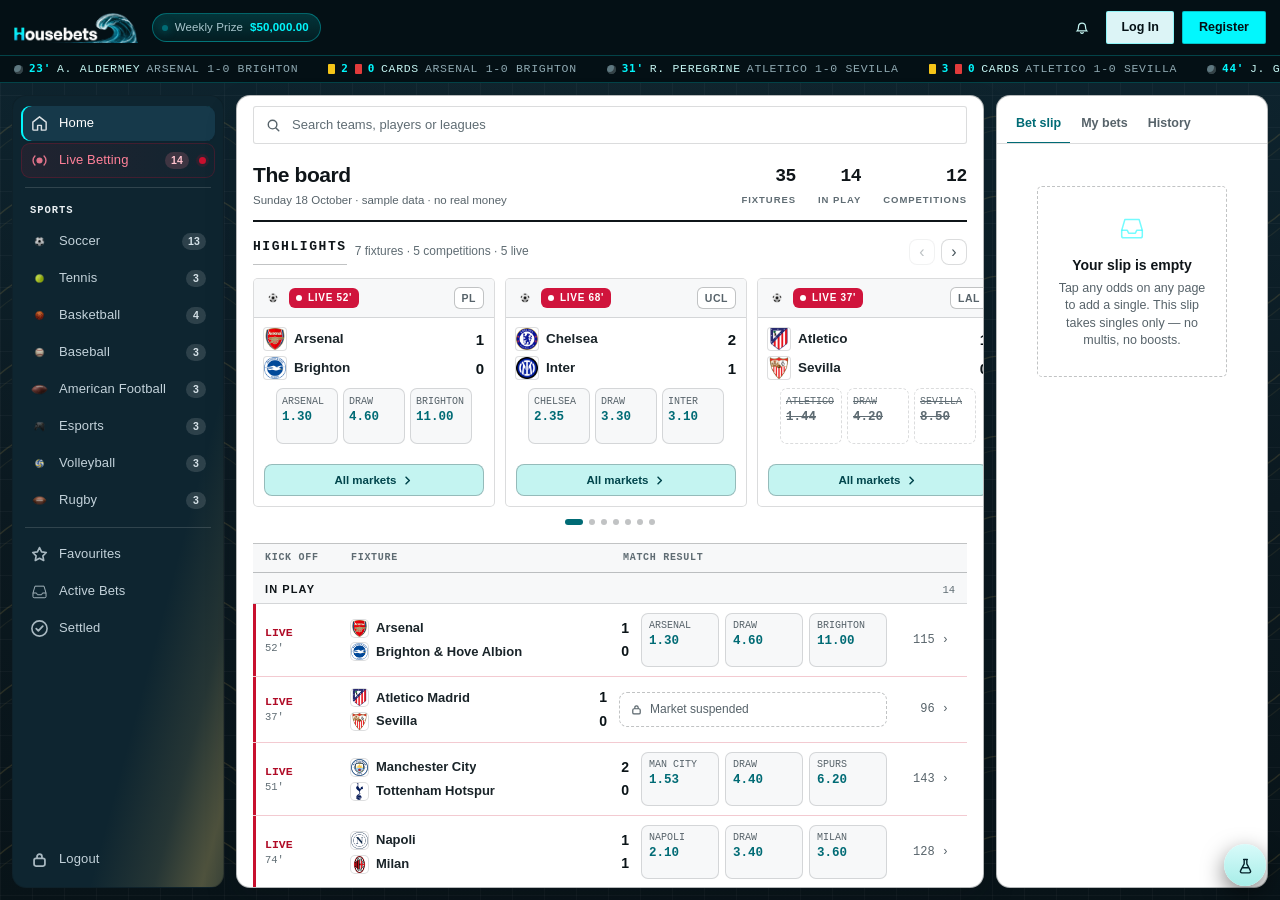
<file: index.html>
<!DOCTYPE html>
<html lang="en">
<head>
<meta charset="utf-8">
<meta name="viewport" content="width=device-width, initial-scale=1, viewport-fit=cover">
<title>Housebets Sportsbook — prototype</title>
<meta name="description" content="Clickable prototype for the Housebets sportsbook design contest. Five pages, one shell, sample data. No login, no backend, no real money.">
<link rel="stylesheet" href="assets/app.css">
<link rel="stylesheet" href="assets/theme.css">
<link rel="icon" href="data:image/svg+xml,<svg xmlns='http://www.w3.org/2000/svg' viewBox='0 0 32 32'><rect width='32' height='32' rx='7' fill='%230E212A'/><path d='M5 19c3-6 6-6 9 0s6 6 9 0' stroke='%233ED0DA' stroke-width='3' fill='none' stroke-linecap='round'/></svg>">
</head>
<body>
  <noscript>This prototype needs JavaScript.</noscript>
  <script src="assets/data.js"></script>
  <script src="assets/app.js"></script>
</body>
</html>
</file>
<file: assets/app.css>
/* =============================================================
   Housebets Sportsbook — prototype design system
   Palette + structure taken from the official contest wireframes
   (desk-home 1440x900, phone home/live/football/match/betslip).
   ============================================================= */

:root{
  /* surfaces — near-black canvas, as flat and unblued as it gets */
  --page:      #141519;
  --bar:       #1D1E22;
  --card:      #25262B;
  --card-2:    #1A1B1F;
  --tile:      #26272C;
  --tile-2:    #2C2D33;
  --tile-hi:   #34353D;
  --hair:      rgba(255,255,255,.085);
  --hair-2:    rgba(255,255,255,.16);

  /* ink — muted greys, not the blue-tinted whites of the first entry */
  --ink:       #EDEFF2;
  --ink-2:     #B4B7BE;
  --ink-3:     #9A9DA6;
  --ink-4:     #8A8D96;

  /* steel: the decorative accent of this version — a cool blue-grey
     used for surfaces only. Prices and primary actions stay cyan, so
     the official Housebets brand palette is untouched. */
  --lime:      #6FA8B8;
  --lime-deep: #223039;
  --lime-soft: rgba(111,168,184,.13);

  /* ---- semantic type colours ----
     score  = what happened   (brightest)
     team   = who             (near white)
     market = what kind of bet(quiet, but still AA-legible)
     price  = what you can act on (the only accent)
  ---------------------------------- */
  --c-score:  #FFFFFF;
  --c-team:   #E4E4E4;
  --c-market: #A2A2A2;
  --c-price:  #3ED0DA;   /* unchanged — the one accent the brief reserves */

  /* accents */
  --aqua:      #3ED0DA;
  --aqua-hi:   #C4F4F1;
  --aqua-deep: #223039;   /* surfaces only — cool steel, never used for
  --aqua-deep2:#1A242B;      prices, so the brand cyan stays the only accent */
  --live:      #F41F50;   /* fills, dots, borders */
  --live-tx:   #FF7B90;   /* the same red, legible as text */
  --live-badge:#CE1533;   /* dark enough for white text on top */
  --up:        #4ADE9F;
  --down:      #FF8794;
  --gold:      #F7C860;

  /* ---- the sports column ---------------------------------------------
     Its own soft-green panel, so the sports nav reads as a place of its
     own inside the shell instead of another navy slab. Every value is a
     variable, so a palette change only has to restate these ten.
  ------------------------------------------------------------------- */
  --sport-bg:      var(--bar);
  --sport-edge:    var(--hair);
  --sport-ink:     var(--ink-3);
  --sport-head:    var(--ink-4);
  --sport-hover:   rgba(255,255,255,.05);
  --sport-n-bg:    rgba(255,255,255,.07);
  --sport-n-ink:   #9A9DA6;
  --sport-on-bg:   rgba(62,208,218,.13);
  --sport-on-bar:  var(--aqua);
  --sport-on-ink:  #FFFFFF;
  --sport-on-n-bg: rgba(62,208,218,.20);
  --sport-on-n-ink:#8FE3EA;
  --sport-thumb:   #2E3038;

  /* metrics */
  --r-sm: 6px;
  --r:    10px;
  --r-lg: 14px;
  --topbar-h: 56px;
  --rail-w: 212px;
  --panel-w: 272px;
  --nav-h: 58px;

  --font: 'Inter', -apple-system, BlinkMacSystemFont, 'Segoe UI', Roboto, Helvetica, Arial, sans-serif;
}

*,*::before,*::after{ box-sizing:border-box; }

html,body{ height:100%; }
body{
  margin:0; background:var(--page); color:var(--ink);
  font-family:var(--font);
  font-size:14px; line-height:1.4;
  -webkit-font-smoothing:antialiased;
  font-variant-numeric: tabular-nums;
  font-feature-settings:'tnum' 1,'cv05' 1;
  overflow:hidden;
}
button{ font:inherit; color:inherit; background:none; border:0; cursor:pointer; }
input{ font:inherit; color:inherit; }
a{ color:inherit; text-decoration:none; }

/* ============================================================
   SHELL
   ============================================================ */
.app{ height:100%; min-height:0; display:flex; flex-direction:column; overflow:hidden; }

/* --- top bar --- */
.topbar{
  height:var(--topbar-h); flex:0 0 auto;
  background:var(--bar);
  border-bottom:1px solid var(--hair);
  display:flex; align-items:center; gap:14px;
  padding:0 14px; position:relative; z-index:60;
}
/* ---- live ticker -------------------------------------------------
   The strip of live incidents along the top of the board. The run is
   written out twice in the markup, so translating it by -50% loops it
   with no visible seam and no per-frame JavaScript.

   Colours come from the theme variables, so a palette change restyles
   the ticker without touching this block. Reduced-motion users get a
   plain scrollable strip instead of a moving one.
------------------------------------------------------------------ */
.ticker{
  flex:0 0 auto; height:27px; display:flex; align-items:center;
  background:var(--card-2, var(--card));
  border-bottom:1px solid var(--hair);
  overflow:hidden;
}
.tk-mask{ width:100%; overflow:hidden; }
.tk-run{
  display:inline-flex; align-items:center; gap:30px;
  white-space:nowrap; padding-left:14px;
  animation:tkScroll 48s linear infinite;
  will-change:transform;
}
.tk{
  display:inline-flex; align-items:center; gap:6px;
  font-size:11.5px; color:var(--ink-2);
}
.tk b{
  font-family:ui-monospace,SFMono-Regular,Menlo,Consolas,monospace;
  font-size:11px; font-weight:700; color:var(--c-price);
  font-variant-numeric:tabular-nums;
}
.tk em{ font-style:normal; color:var(--ink-3); }
.tk-ball{
  width:9px; height:9px; flex:0 0 9px; border-radius:99px;
  background:var(--ink-3);
  box-shadow:inset -2px -2px 0 rgba(0,0,0,.35);
}
.tk-card{ width:7px; height:10px; flex:0 0 7px; border-radius:1px; }
.tk-card.y{ background:#F5C518; }
.tk-card.r{ background:#E23B3B; }
@keyframes tkScroll{
  from{ transform:translateX(0); }
  to  { transform:translateX(-50%); }
}
@media (prefers-reduced-motion:reduce){
  .tk-run{ animation:none; }
  .tk-mask{ overflow-x:auto; }
}

.brand{ display:flex; align-items:center; flex:0 0 auto; }
/* The official lockup — wordmark and wave mark together, taken from
   Housebets' own header rather than rebuilt from parts. The source
   image is 206x54, so it is displayed well below that and stays crisp. */
.brand .hlock{ height:30px; width:auto; display:block; flex:0 0 auto; }
@media (max-width:640px){
  .brand .hlock{ height:24px; }
}
.prize{
  display:flex; align-items:center; gap:7px;
  padding:5px 11px 5px 9px; border-radius:999px;
  background:linear-gradient(180deg, rgba(62,208,218,.14), rgba(62,208,218,.06));
  border:1px solid rgba(62,208,218,.28);
  font-size:11.5px; letter-spacing:.01em;
}
.prize b{ color:var(--aqua-hi); font-weight:650; }
.prize span{ color:var(--ink-3); }
.prize .dot{ width:6px;height:6px;border-radius:50%;background:var(--aqua); box-shadow:0 0 8px var(--aqua); }

.topRight{ margin-left:auto; display:flex; align-items:center; gap:8px; }
.btn-login{
  padding:7px 14px; border-radius:var(--r-sm);
  background:var(--aqua-deep); border:1px solid var(--hair-2);
  font-size:12.5px; font-weight:600; color:var(--ink-2);
}
.btn-register{
  padding:7px 16px; border-radius:var(--r-sm);
  background:linear-gradient(180deg,#D8FBFA,#A7EDE8);
  color:#04222B; font-size:12.5px; font-weight:700;
}
.iconbtn{
  width:32px;height:32px;border-radius:8px;display:grid;place-items:center;
  color:var(--ink-3); border:1px solid transparent;
}
.iconbtn:hover{ background:rgba(255,255,255,.05); color:var(--ink); }

/* --- body: rail + main + panel --- */
.shell{
  flex:1 1 auto; display:flex; min-height:0;
  gap:12px; padding:12px;
  max-width:1600px; width:100%; margin:0 auto;
}

/* --- sidebar kiri: navigasi olahraga permanen ---
   Baris berlabel (ikon + nama + jumlah), bukan deretan ikon, supaya
   terbacanya setara dengan buku olahraga desktop pada umumnya.       */
.rail{
  width:var(--rail-w); flex:0 0 var(--rail-w);
  background:var(--sport-bg); border:1px solid var(--sport-edge);
  display:flex; flex-direction:column; gap:2px;
  padding:10px 8px; border-radius:14px; overflow-y:auto; overflow-x:hidden;
}
.rail::-webkit-scrollbar{ width:8px; }
.rail::-webkit-scrollbar-thumb{ background:var(--sport-thumb); border-radius:99px; }
.rail button{
  width:100%; padding:8px 9px; border-radius:9px;
  display:flex; align-items:center; gap:10px; text-align:left;
  color:var(--sport-ink); font-size:13px; font-weight:500; letter-spacing:.01em;
  transition:background .14s ease, color .14s ease;
}
.rail button > svg,
.rail button .sport-ico{ flex:0 0 auto; width:19px; height:19px; opacity:.85; }
.rail button .rname{ flex:1 1 auto; min-width:0; overflow:hidden; text-overflow:ellipsis; white-space:nowrap; }
.rail button .n{
  flex:0 0 auto; min-width:20px; padding:1px 6px; border-radius:99px;
  background:var(--sport-n-bg);
  /* --ink-4 measured 4.07:1 on this badge — below AA. This grey is 4.9:1,
     and the green restatement of it is checked against the same 4.5:1. */
  color:var(--sport-n-ink);
  font-size:10.5px; font-weight:600; text-align:center;
}
.rail button:hover{ color:var(--sport-on-ink); background:var(--sport-hover); }
.rail button.on{ color:var(--sport-on-ink); background:var(--sport-on-bg); box-shadow:inset 2px 0 0 var(--sport-on-bar); }
.rail button.on .n{
  background:var(--sport-on-n-bg);
  /* --aqua measured 4.49:1 on this tinted badge; this ink is 5.7:1 or better. */
  color:var(--sport-on-n-ink);
}
.rail .rsep{ flex:0 0 auto; height:1px; margin:7px 4px; background:var(--sport-edge); }
.rail .rhead{
  flex:0 0 auto; padding:6px 9px 4px;
  color:var(--sport-head); font-size:10.5px; font-weight:700;
  letter-spacing:.09em; text-transform:uppercase;
}
.rail .rfoot{ margin-top:auto; padding-top:8px; }

.main{
  flex:1 1 auto; min-width:0; min-height:0;
  display:flex; flex-direction:column; position:relative;
  background:#1A1B1F; border:1px solid var(--hair); border-radius:14px; overflow:hidden;
}
.scroll{ flex:1 1 auto; overflow-y:auto; overflow-x:hidden; }
.scroll::-webkit-scrollbar{ width:9px; }
.scroll::-webkit-scrollbar-thumb{ background:#1E3038; border-radius:99px; border:2px solid var(--card); }

.panel{
  width:var(--panel-w); flex:0 0 var(--panel-w);
  background:var(--card); border:1px solid var(--hair); border-radius:14px;
  display:flex; flex-direction:column; min-height:0; position:relative; overflow:hidden;
}

/* ---- the bet column breathes --------------------------------
   Four layers, all cyan and all slow, so the column reads as
   "your money" without shouting:
     1. a wash that drifts through the background itself
     2. a halo rising and falling behind the slip
     3. the outer glow
     4. the light line that travels the top edge
   Everything speeds up once there is something in the slip.
--------------------------------------------------------------- */
@keyframes slipGlow{
  0%,100%{ box-shadow:0 0 0 1px rgba(2,247,253,.10), 0 0 26px -10px rgba(2,247,253,.13); }
  50%    { box-shadow:0 0 0 1px rgba(2,247,253,.34), 0 0 56px -6px rgba(2,247,253,.40); }
}
@keyframes slipLine{
  0%   { transform:translateX(-100%); opacity:0; }
  12%  { opacity:1; }
  88%  { opacity:1; }
  100% { transform:translateX(100%); opacity:0; }
}
/* the background colour itself moves: three stacked gradients
   sliding at different speeds across an oversized canvas */
@keyframes slipWash{
  0%,100%{ background-position:50% 0%,  0% 100%, 50% 0%; }
  33%    { background-position:20% 22%, 70%  64%, 50% 0%; }
  66%    { background-position:82% 8%,  28%  34%, 50% 0%; }
}
/* a soft halo drifting under the slip content */
@keyframes slipHalo{
  0%,100%{ transform:translate3d(-7%,10%,0) scale(.88);  opacity:.30; }
  50%    { transform:translate3d(8%,-11%,0) scale(1.18); opacity:.90; }
}
.panel{
  background-color:var(--card);
  background-image:
    radial-gradient(115% 52% at 50% -6%,  rgba(2,247,253,.16), transparent 62%),
    radial-gradient(90%  44% at 10% 110%, rgba(2,247,253,.085), transparent 60%),
    linear-gradient(180deg, rgba(2,247,253,.06), transparent 44%, rgba(2,247,253,.032));
  background-size:210% 210%, 180% 180%, 100% 100%;
  background-repeat:no-repeat;
  animation:slipGlow 5.2s ease-in-out infinite,
            slipWash 13s ease-in-out infinite;
}
.panel > *{ position:relative; z-index:1; }
.panel::before{
  content:""; position:absolute; top:0; left:0; right:0; height:2px; z-index:3;
  background:linear-gradient(90deg, transparent, rgba(2,247,253,.95), rgba(196,244,241,.98), rgba(2,247,253,.95), transparent);
  animation:slipLine 5.2s ease-in-out infinite; pointer-events:none;
}
.panel::after{
  content:""; position:absolute; inset:-32% -22%; z-index:0; pointer-events:none;
  background:radial-gradient(48% 38% at 50% 50%, rgba(2,247,253,.20), transparent 70%);
  animation:slipHalo 8s ease-in-out infinite;
}
.panel.has-bets{
  animation:slipGlow 3.4s ease-in-out infinite,
            slipWash 8.5s ease-in-out infinite;
}
.panel.has-bets::before{ animation-duration:3.4s; }
.panel.has-bets::after{ animation-duration:5.2s; }
/* on the full-width bets route the same treatment moves to the main column */
body.route-bets .main{
  background-color:var(--card);
  background-image:
    radial-gradient(115% 52% at 50% -6%,  rgba(2,247,253,.16), transparent 62%),
    radial-gradient(90%  44% at 10% 110%, rgba(2,247,253,.085), transparent 60%),
    linear-gradient(180deg, rgba(2,247,253,.06), transparent 44%, rgba(2,247,253,.032));
  background-size:210% 210%, 180% 180%, 100% 100%;
  background-repeat:no-repeat;
  position:relative; overflow:hidden;
  animation:slipGlow 5.2s ease-in-out infinite,
            slipWash 13s ease-in-out infinite;
}
body.route-bets .main > *{ position:relative; z-index:1; }
body.route-bets .main::before{
  content:""; position:absolute; top:0; left:0; right:0; height:2px; z-index:3;
  background:linear-gradient(90deg, transparent, rgba(2,247,253,.95), rgba(196,244,241,.98), rgba(2,247,253,.95), transparent);
  animation:slipLine 5.2s ease-in-out infinite; pointer-events:none;
}
body.route-bets .main::after{
  content:""; position:absolute; inset:-32% -22%; z-index:0; pointer-events:none;
  background:radial-gradient(48% 38% at 50% 50%, rgba(2,247,253,.20), transparent 70%);
  animation:slipHalo 8s ease-in-out infinite;
}
@media (prefers-reduced-motion: reduce){
  .panel, .panel::before, .panel::after,
  body.route-bets .main, body.route-bets .main::before, body.route-bets .main::after{ animation:none; }
  .panel, body.route-bets .main{ box-shadow:0 0 0 1px rgba(2,247,253,.18); }
}

/* ============================================================
   SEARCH
   ============================================================ */
.searchwrap{ padding:10px 16px 0; position:relative; }
.search{
  display:flex; align-items:center; gap:9px;
  background:var(--card); border:1px solid var(--hair);
  border-radius:var(--r); padding:0 12px; height:38px;
}
.search:focus-within{ border-color:rgba(62,208,218,.45); }
.search svg{ color:var(--ink-3); flex:0 0 auto; }
.search input{
  flex:1 1 auto; background:none; border:0; outline:none;
  font-size:13px; color:var(--ink);
}
.search input::placeholder{ color:var(--ink-4); }
.sresults{
  position:absolute; left:16px; right:16px; top:52px; z-index:80;
  background:#25262B; border:1px solid var(--hair-2); border-radius:var(--r);
  box-shadow:0 18px 40px rgba(0,0,0,.55); overflow:hidden; display:none;
}
.sresults.open{ display:block; }
.sresults .row{ display:flex; align-items:center; gap:10px; padding:9px 12px; cursor:pointer; }
.sresults .row:hover{ background:rgba(62,208,218,.08); }
.sresults .kind{ font-size:10px; color:var(--aqua); text-transform:uppercase; letter-spacing:.06em; width:74px; flex:0 0 74px; }
.sresults .lbl{ font-size:13px; }
.sresults .empty{ padding:14px 12px; color:var(--ink-3); font-size:12.5px; }

/* ============================================================
   SPORTS TABS
   ============================================================ */
/* The sports menu is a grid of small tiles, one per sport, so each
   sport reads as its own card with a ball the size of a thumbnail
   rather than a cramped line of text in a scrolling row. */
/* Ten sports: fixed column counts (10 or 5) keep every row full, so the
   menu never leaves a lone orphan tile on a second row the way
   auto-fill did at 1280px. */
.tabs{
  display:grid;
  grid-template-columns:repeat(10, minmax(0, 1fr));
  gap:7px;
  padding:11px 16px 0;
}
.tab{
  position:relative;
  display:flex; flex-direction:column; align-items:center; justify-content:center;
  gap:6px; min-height:78px; padding:10px 5px 9px;
  border:1px solid rgba(255,255,255,.22); border-radius:11px;
  /* Lime-tinted, but a real colour rather than a wash — over a
     near-black page a wash still reads as black. Brightness 49-69
     against a page of 15, so the tiles stay clearly their own
     surface, and white labels keep 7.1:1 or better. */
  background:linear-gradient(180deg, #3E5020 0%, #2C3A16 100%);
  box-shadow:0 1px 0 rgba(255,255,255,.12) inset, 0 2px 8px rgba(0,0,0,.30);
  font-size:11.5px; font-weight:650; color:#FFFFFF;
  text-align:center; line-height:1.2;
  transition:border-color .16s ease, background .16s ease, color .16s ease, transform .16s ease;
}
.tab:hover{
  color:#FFFFFF; border-color:rgba(255,255,255,.38);
  background:linear-gradient(180deg, #34353D 0%, #26272C 100%);
}
.tab.on{
  color:#FFFFFF;
  border-color:#3ED0DA;
  background:linear-gradient(180deg, #223039 0%, #1A242B 100%);
  box-shadow:0 0 0 1px rgba(62,208,218,.40), 0 3px 12px rgba(0,0,0,.34);
}
/* the icon + count badge sit together so the badge can hang off the ball */
.tab .tico{ position:relative; display:grid; place-items:center; }
.tab .n{
  position:absolute; top:-6px; right:-11px;
  border:2px solid #2A6678;
  min-width:18px; height:18px; padding:0 5px; border-radius:99px;
  background:var(--live-badge); color:#fff; font-size:10px; font-weight:700;
  display:grid; place-items:center;
  box-shadow:0 0 0 2px var(--bg);
}
.tab .tlab{ white-space:normal; overflow-wrap:anywhere; }
.tabsrule{ height:1px; background:var(--hair); margin:0 16px; }

/* ---- the LIVE tab blinks ------------------------------------
   A hard on/off blink (steps, not a fade) so it reads as a
   broadcast light rather than a hover effect. The counter blinks
   with it, and both beat faster once you are on the live page.
--------------------------------------------------------------- */
.tab[data-tab="live"]{ color:#FFFFFF; }
.tab[data-tab="live"]::after{
  content:""; flex:0 0 auto; width:6px; height:6px; border-radius:99px;
  background:var(--live); margin-left:1px;
  animation:liveBlink 1.1s steps(1, end) infinite;
}
.tab[data-tab="live"] .n{ animation:liveBlinkSoft 1.1s steps(1, end) infinite; }
.tab[data-tab="live"].on{ color:#FFFFFF; }
.tab[data-tab="live"].on::after,
.tab[data-tab="live"].on .n{ animation-duration:.82s; }
@keyframes liveBlink{
  0%,54%  { opacity:1;   box-shadow:0 0 9px rgba(244,31,80,.95), 0 0 3px rgba(244,31,80,1); }
  55%,100%{ opacity:.16; box-shadow:none; }
}
@keyframes liveBlinkSoft{
  0%,54%  { opacity:1; }
  55%,100%{ opacity:.38; }
}
@media (prefers-reduced-motion: reduce){
  .tab[data-tab="live"]::after, .tab[data-tab="live"] .n{ animation:none; }
}

/* ============================================================
   SECTIONS
   ============================================================ */
.sect{ padding:14px 16px 4px; }
.secthead{ display:flex; align-items:center; gap:8px; margin-bottom:9px; }
.secthead h2{ margin:0; font-size:13px; font-weight:650; letter-spacing:.01em; }
.secthead .cnt{ color:var(--ink-4); font-size:12px; font-weight:500; }
.secthead .more{ margin-left:auto; color:var(--ink-3); font-size:12px; display:flex; align-items:center; gap:3px; }
.secthead .more:hover{ color:var(--aqua); }

.chips{ display:flex; gap:8px; flex-wrap:wrap; }
.chip{
  display:flex; align-items:center; gap:7px;
  padding:6px 10px; border-radius:999px;
  background:var(--card); border:1px solid var(--hair);
  font-size:12.5px; color:var(--ink-2);
}
.chip .x{ color:var(--ink-4); display:grid; place-items:center; }
.chip .x:hover{ color:var(--live-tx); }
.chip .cdot{ width:6px;height:6px;border-radius:50%; }

/* ============================================================
   MATCH CARD  (home / live / football)
   ============================================================ */
.mcard{
  background:var(--card); border:1px solid var(--hair);
  border-radius:var(--r); margin-bottom:8px; overflow:hidden;
}
.mcard .head{
  display:flex; align-items:center; gap:8px;
  padding:8px 12px; background:var(--card-2);
  border-bottom:1px solid var(--hair);
  font-size:11.5px; color:var(--ink-3);
}
.mcard .head .clive{ color:var(--live-tx); font-weight:700; display:flex; align-items:center; gap:5px; }
.mcard .head .cdot{ width:5px;height:5px;border-radius:50%;background:var(--live); }
/* The brief keeps the cyan accent for prices and primary actions only, so
   the live minute wears the LIVE colour instead - it sits right beside
   the LIVE badge and reads as one signal. */
.mcard .head .clock{ color:var(--live-tx); font-weight:650; }
.mcard .head .spacer{ margin-left:auto; }
.mcard .head .mkt{ color:var(--ink-3); display:flex; align-items:center; gap:4px; }
.mcard .head .mkt:hover{ color:var(--aqua); }
.mcard .head .star{ color:var(--ink-4); }
.mcard .head .star.on{ color:var(--aqua); }

.teams{ padding:10px 12px 6px; }
.trow{ display:flex; align-items:center; gap:9px; padding:5px 0; }
.trow .crest{ width:20px;height:20px;border-radius:4px; flex:0 0 20px; display:grid; place-items:center;
  font-size:8.5px; font-weight:800; letter-spacing:.02em; color:#04141A; }
.trow .tname{ font-size:13.5px; font-weight:600; color:var(--c-team); flex:1 1 auto; overflow:hidden; text-overflow:ellipsis; white-space:nowrap; }
.trow .tscore{ font-size:15px; font-weight:800; color:var(--c-score); width:20px; text-align:right; }

.oddsrow{ display:flex; gap:6px; padding:2px 12px 12px; }
.oddsrow.col3 .o{ flex:1 1 0; }
.oddsrow.col2 .o{ flex:1 1 0; }
.o{
  background:var(--tile); border:1px solid var(--hair);
  border-radius:8px; padding:7px 8px; min-width:0;
  display:flex; align-items:center; justify-content:space-between; gap:6px;
  transition:background .12s, border-color .12s, transform .12s;
}
.o:hover{ background:var(--tile-hi); border-color:var(--hair-2); }
/* ---- price sparklines ---------------------------------------------
   A price is a series, not a number. Every odds tile carries the last
   HIST_N values as a line along its bottom edge: absolutely positioned
   so it never competes with the name or the figure for space, with a
   non-scaling stroke so stretching it to the tile width does not
   thicken it. min-height makes the room; padding is left alone so the
   compact tile rules elsewhere keep working.
------------------------------------------------------------------ */
.o{ position:relative; min-height:44px; }
.spark{
  position:absolute; left:7px; right:7px; bottom:5px;
  height:11px; width:auto; display:block;
  color:var(--aqua); opacity:.5;
  pointer-events:none;
}
.o:hover .spark, .o.sel .spark{ opacity:1; }
.spark polyline{ vector-effect:non-scaling-stroke; }

/* a red card in the ticker reads warmer than a goal */
.tk.red{ color:var(--live-tx); }
.tk.red b{ color:var(--live-tx); }

.o .oname{ font-size:11px; font-weight:500; color:var(--c-market); overflow:hidden; text-overflow:ellipsis; white-space:nowrap; }
.o .oval{ font-size:13.5px; font-weight:700; color:var(--c-price); }
.o.sel{ background:var(--aqua-deep); border-color:var(--aqua); }
.o.sel .oval{ color:var(--aqua-hi); }
.o.susp{ opacity:.42; pointer-events:none; }
.o.up .oval{ color:var(--up); }
.o.down .oval{ color:var(--down); }
.o .arw{ font-size:9px; line-height:1; }
.o.flash-up{ animation:flashUp .9s ease-out; }
.o.flash-down{ animation:flashDown .9s ease-out; }
@keyframes flashUp{ 0%{background:rgba(53,211,154,.32);} 100%{background:var(--tile);} }
@keyframes flashDown{ 0%{background:rgba(255,91,110,.30);} 100%{background:var(--tile);} }

/* ---- price + what it moved from ------------------------------
   The arrow says something changed; "was 1.30" says what from.
   Space is reserved so a move never nudges the grid.
--------------------------------------------------------------- */
.o .opx{
  display:flex; flex-direction:column; align-items:flex-end; justify-content:center;
  gap:0; min-height:26px; flex:0 0 auto; line-height:1.2;
}
.o .owas{
  font-size:9.5px; font-weight:600; letter-spacing:.01em;
  color:var(--ink-4); white-space:nowrap; font-variant-numeric:tabular-nums;
  /* ruang dipesan walau kosong -> harga bergerak tidak menggeser grid */
  min-height:12px; line-height:12px;
}
.o.moved{ border-color:var(--hair-2); }
.o.up.moved .owas{ color:rgba(53,211,154,.72); }
.o.down.moved .owas{ color:rgba(255,91,110,.72); }

.suspended{
  margin:2px 12px 12px; padding:8px 10px; border-radius:8px;
  background:rgba(255,255,255,.03); border:1px dashed var(--hair-2);
  color:var(--ink-3); font-size:12px; font-weight:500; display:flex; align-items:center; gap:7px;
}

/* inline home row (desktop "Your matches" table) */
.mtable{ padding:0 16px; }
.mtable .mhead{
  display:flex; align-items:center; padding:6px 12px;
  font-size:10.5px; color:var(--ink-4); letter-spacing:.05em; text-transform:uppercase;
}
.mrow{
  display:flex; align-items:center; gap:12px;
  background:var(--card); border:1px solid var(--hair);
  border-radius:var(--r); padding:9px 12px; margin-bottom:7px;
}
.mrow:hover{ border-color:var(--hair-2); }
.mrow .when{ width:74px; flex:0 0 74px; font-size:11.5px; color:var(--ink-3); }
.mrow .when .day{ display:block; color:var(--ink-4); font-size:10.5px; }
.mrow .who{ flex:1 1 auto; min-width:0; }
.mrow .who .t{ display:flex; align-items:center; gap:8px; padding:2px 0; }
.mrow .who .t .crest{ width:17px;height:17px;border-radius:4px;flex:0 0 17px;display:grid;place-items:center;
  font-size:7.5px;font-weight:800;color:#04141A; }
.mrow .who .t .n{ font-size:13px; font-weight:600; color:var(--c-team); overflow:hidden; text-overflow:ellipsis; white-space:nowrap; }
.mrow .who .t .s{ margin-left:auto; font-weight:800; font-size:14px; color:var(--c-score); }
.mrow .odds{ display:flex; gap:6px; flex:0 0 auto; }
.mrow .odds .o{ min-width:84px; justify-content:center; gap:8px; }
.mrow .odds .o .oval{ font-size:13px; }
.mrow .moreM{ width:56px; flex:0 0 56px; text-align:right; color:var(--ink-3); font-size:12px; }
.mrow .moreM:hover{ color:var(--aqua); }

/* featured carousel */
.feat{ display:flex; gap:10px; overflow-x:auto; padding:2px 16px 8px; scrollbar-width:none; }
.feat::-webkit-scrollbar{ display:none; }
.fcard{
  flex:0 0 232px; background:var(--card); border:1px solid var(--hair);
  border-radius:var(--r); padding:10px;
}
.fcard .fh{ display:flex; align-items:center; gap:7px; font-size:11px; color:var(--ink-3); margin-bottom:8px; }
.fcard .fh .cdot{ width:5px;height:5px;border-radius:50%;background:var(--live); }
.fcard .fh .l{ color:var(--live-tx); font-weight:700; }
.fcard .fh .k{ margin-left:auto; }

/* ---- the hero deck ---------------------------------------------------
   Three slides above the Highlights rail: the next big match, a big
   league match, and one Housebets promotion. It borrows the rail's
   behaviour wholesale — snap, drag, arrows, dots, arrow keys.
-------------------------------------------------------------------- */
.hldeck{ position:relative; margin-top:13px; }
.hldeck .hlnav{
  display:flex; gap:6px; justify-content:flex-end; margin:0; padding:0 16px 7px;
}
.herotrack{ padding:2px 16px 4px; }
.heroslide{
  flex:0 0 auto; width:min(88vw, 520px); scroll-snap-align:start;
  display:flex; flex-direction:column;
}
.heroslide .hero{ margin:0; }
.hskicker{
  font-family:var(--led); text-transform:uppercase; letter-spacing:.12em;
  font-size:10.5px; font-weight:700; color:var(--aqua);
  padding:0 0 6px 2px;
}

/* the promotion slide: a poster, not a fixture, so it drops the art
   layer and carries its own type. */
.hero.promo{ background:var(--card); }
.hero.promo::before{ display:none; }
.promottl{
  margin:0; font-size:clamp(19px, 2.4vw, 25px); font-weight:750;
  line-height:1.18; letter-spacing:-.01em; color:var(--ink);
}
.promotx{
  margin:9px 0 0; font-size:12.5px; line-height:1.5; color:var(--ink-2);
  max-width:46ch;
}
.promobtn{
  margin-top:15px; display:inline-flex; align-items:center; gap:6px;
  padding:9px 15px; border-radius:8px; font-size:12.5px; font-weight:700;
  background:var(--aqua-bright); color:var(--aqua-ink);
  border:1px solid transparent; cursor:pointer;
  transition:filter .15s ease;
}
.promobtn:hover{ filter:brightness(1.07); }
@media (prefers-reduced-motion: reduce){ .promobtn{ transition:none; } }

/* ---- highlights rail ---------------------------------------------------
   A swipeable strip of fixtures. Touch scrolls it natively; a mouse gets
   drag-to-scroll, and everyone gets arrows, dots and the arrow keys.
   Snap is switched off while dragging, otherwise the browser fights the
   pointer on every move. Every colour here is a variable, so the rail
   picks up whatever palette theme.css sets.
------------------------------------------------------------------------ */
.hlsect .hlhint{
  margin-left:auto; display:inline-flex; align-items:center; gap:3px;
  color:var(--ink-4); font-size:11.5px; font-weight:500;
}
.hlsect .hlnav{ display:inline-flex; gap:6px; margin-left:auto; }
.hlar{
  display:grid; place-items:center; width:26px; height:26px; border-radius:8px;
  background:var(--card); border:1px solid var(--hair); color:var(--ink-2);
  font-size:16px; line-height:1;
}
.hlar:hover:not(:disabled){ border-color:var(--aqua); color:var(--aqua); }
.hlar:disabled{ opacity:.36; cursor:default; }

.hlrail{ position:relative; }
.hltrack{
  display:flex; gap:10px; padding:2px 16px 10px;
  overflow-x:auto; overflow-y:hidden;
  scroll-snap-type:x mandatory; scroll-padding-left:16px;
  scroll-behavior:smooth; scrollbar-width:none; -webkit-overflow-scrolling:touch;
  /* pan-x lets the browser scroll the rail itself, pan-y lets the page
     scroll underneath it. pan-y alone would DISABLE horizontal swipe —
     touch scrolling is handled by the browser here, not by the drag
     code below, which is mouse- and pen-only. */
  touch-action:pan-x pan-y;
  outline:none;
}
.hltrack::-webkit-scrollbar{ display:none; }
.hltrack:focus-visible{ box-shadow:inset 0 0 0 2px var(--aqua); border-radius:var(--r); }
.hltrack.dragging{ scroll-snap-type:none; scroll-behavior:auto; cursor:grabbing; }

.hlcard{
  flex:0 0 auto; width:min(74vw,242px); scroll-snap-align:start;
  display:flex; flex-direction:column; overflow:hidden;
  background:var(--card); border:1px solid var(--hair); border-radius:var(--r-lg);
  user-select:none; -webkit-user-select:none;
}

/* the two club colours, laid side by side behind the card header */
.hlctop{
  position:relative; display:flex; align-items:center; gap:7px;
  padding:8px 10px; overflow:hidden;
}
.hlcstrip{
  position:absolute; inset:0; z-index:0; opacity:.55;
  background:linear-gradient(90deg, var(--hc) 0%, var(--hc) 40%, var(--ac) 60%, var(--ac) 100%);
}
.hlctop > *:not(.hlcstrip){ position:relative; z-index:1; }
.hlcico{ display:grid; place-items:center; width:18px; height:18px; flex:0 0 18px; }
.hlcico .sport-ico{ width:18px; height:18px; display:block; }
.hlctop .hlive{ font-size:10px; padding:3px 7px; }
.hlctop .hkick{
  font-size:11.5px; font-weight:650; color:#fff;
  text-shadow:0 1px 3px rgba(0,0,0,.55);
}
.hlccomp{
  margin-left:auto; font-size:10.5px; font-weight:700; letter-spacing:.05em;
  color:#fff; background:rgba(0,0,0,.34); padding:3px 7px; border-radius:6px;
}

.hlcbody{ padding:10px; display:flex; flex-direction:column; gap:7px; }
.hlcrow{ display:flex; align-items:center; gap:8px; min-width:0; }
.hlcrow b{
  font-size:13.5px; font-weight:650; color:var(--c-team);
  white-space:nowrap; overflow:hidden; text-overflow:ellipsis;
}
.hlcsc{
  margin-left:auto; font-size:15px; font-weight:800; color:var(--c-score);
  font-variant-numeric:tabular-nums;
}
.hlcodds{ gap:6px; }
.hlcodds .o{ min-width:0; }
.hlcgo{
  margin-top:1px; padding:7px 10px; border-radius:8px;
  display:flex; align-items:center; justify-content:center; gap:4px;
  font-size:11.5px; font-weight:650;
  color:var(--aqua-hi); background:var(--aqua-deep2); border:1px solid var(--hair-2);
}
.hlcgo:hover{ border-color:var(--aqua); }

.hldots{ display:flex; justify-content:center; gap:6px; padding:2px 0 6px; }
.hldot{
  width:6px; height:6px; padding:0; border-radius:99px;
  background:var(--hair-2); transition:width .18s ease, background .18s ease;
}
.hldot.on{ width:18px; background:var(--aqua); }

@media (max-width:640px){
  .hltrack{ padding:2px 12px 10px; scroll-padding-left:12px; }
  .hlcard{ width:min(80vw,258px); }
  .hlsect .hlnav{ display:none; }        /* a phone swipes; it has no arrows */
}
@media (min-width:641px){
  .hlsect .hlhint{ display:none; }      /* pointer users get the arrows */
}
@media (prefers-reduced-motion:reduce){
  .hltrack{ scroll-behavior:auto; }
  .hldot{ transition:none; }
}

/* page headers with back arrow */
.phead{ display:flex; align-items:center; gap:10px; padding:12px 16px 6px; }
.phead .back{ display:grid; place-items:center; width:26px;height:26px;border-radius:7px; color:var(--ink-2); }
.phead .back:hover{ background:rgba(255,255,255,.06); }
.phead h1{ margin:0; font-size:17px; font-weight:700; }
.phead .drop{ display:flex; align-items:center; gap:5px; color:var(--ink-2); }
.phead .sub{ font-size:11px; color:var(--ink-4); letter-spacing:.05em; text-transform:uppercase; margin-left:2px; }

/* filter pills */
.filters{ display:flex; gap:7px; padding:8px 16px 10px; overflow-x:auto; scrollbar-width:none; }
.filters::-webkit-scrollbar{ display:none; }
.fpill{
  display:flex; align-items:center; gap:6px; white-space:nowrap;
  padding:6px 12px; border-radius:999px; font-size:12.5px;
  background:var(--card); border:1px solid var(--hair); color:var(--ink-2);
}
.fpill.on{ background:var(--aqua-deep2); border-color:rgba(62,208,218,.45); color:var(--aqua-hi); }
.fpill .n{ color:var(--ink-4); font-size:11.5px; }
.fpill.on .n{ color:rgba(196,244,241,.7); }

/* top competitions */
.topcomps{ display:flex; gap:8px; overflow-x:auto; padding:2px 16px 4px; scrollbar-width:none; }
.topcomps::-webkit-scrollbar{ display:none; }
.comp{
  flex:0 0 auto; display:flex; align-items:center; gap:8px;
  padding:9px 12px; border-radius:var(--r);
  background:var(--card); border:1px solid var(--hair);
  font-size:12.5px; color:var(--ink-2);
}
.comp:hover{ border-color:rgba(62,208,218,.4); color:var(--ink); }
.comp .cn{ font-weight:600; }
.comp .cc{ color:var(--ink-4); font-size:11px; }

.filters .flabel{ font-size:11px; color:var(--ink-4); text-transform:uppercase; letter-spacing:.05em; align-self:center; margin-right:2px; }
.fpill.sm{ padding:5px 10px; font-size:12px; }

/* competition group */
.cgroup{ padding:6px 16px 2px; }
.cgroup .ch{ display:flex; align-items:center; gap:8px; margin-bottom:7px; }
.cgroup .ch .cdot{ width:6px;height:6px;border-radius:50%; }
.cgroup .ch .cn{ font-size:13px; font-weight:650; }
.cgroup .ch .ca{ margin-left:auto; color:var(--ink-3); font-size:12px; display:flex; align-items:center; gap:4px; }
.cgroup .ch .ca:hover{ color:var(--aqua); }

/* ---- live vs pre-match ------------------------------------
   Live is loud, pre-match recedes. The price stays fully lit in
   both: it is the thing you act on, so it never gets dimmed.
   ------------------------------------------------------------ */
.mcard.live, .mrow.live{
  background:#1F272D;
  border-color:rgba(111,168,184,.20);
  box-shadow:inset 3px 0 0 rgba(244,31,80,.72);
}
.mcard.live .head{ background:#1A2228; }
.mcard.live .head .clock{ font-size:12.5px; }
.mcard.live .cdot{ animation:livePulse 1.9s ease-in-out infinite; }
@keyframes livePulse{ 0%,100%{opacity:1;transform:scale(1)} 50%{opacity:.45;transform:scale(.86)} }

.mcard.pre, .mrow.pre{
  background:#0A1A21;
  border-color:rgba(255,255,255,.045);
  box-shadow:none;
}
.mcard.pre .head{ background:#08151B; border-bottom-color:rgba(255,255,255,.04); }
.mcard.pre .trow .tname,
.mrow.pre .who .t .n{ color:#8FA8B5; font-weight:550; }
.mcard.pre .head,
.mrow.pre .when{ color:var(--ink-3); font-weight:500; }
.mcard.pre .head .mkt{ color:var(--ink-3); font-weight:500; }
.mcard.pre .o{ background:#15262E; border-color:rgba(255,255,255,.055); }
.mcard.pre .o .oname{ color:var(--ink-3); }

.scoreboard.live{ box-shadow:inset 3px 0 0 rgba(244,31,80,.72); }

/* empty state */
.empty{
  margin:10px 16px; padding:26px 18px; text-align:center;
  background:var(--card); border:1px dashed var(--hair-2); border-radius:var(--r-lg);
}
.empty .ico{ color:var(--ink-4); margin-bottom:8px; }
.empty h3{ margin:0 0 4px; font-size:14px; font-weight:650; }
.empty p{ margin:0; font-size:12.5px; color:var(--ink-3); }

/* ============================================================
   MATCH PAGE
   ============================================================ */
.scoreboard{
  margin:8px 16px 0; padding:14px 16px;
  background:var(--card); border:1px solid var(--hair); border-radius:var(--r-lg);
}
.sb-top{ display:flex; align-items:center; gap:8px; margin-bottom:12px; font-size:11px; color:var(--ink-3); }
.sb-top .cdot{ width:5px;height:5px;border-radius:50%;background:var(--live); }
.sb-top .l{ color:var(--live-tx); font-weight:700; }
.sb-top .k{ color:var(--live-tx); font-weight:650; }
.sb-top .sp{ margin-left:auto; display:flex; align-items:center; gap:7px; }
.sbtn{
  display:flex; align-items:center; gap:6px; padding:5px 10px; border-radius:999px;
  border:1px solid var(--hair-2); font-size:12px; color:var(--ink-2); background:rgba(255,255,255,.03);
}
.sbtn.on{ border-color:rgba(2,247,253,.5); background:rgba(2,247,253,.12); color:var(--aqua); }

.sb-score{ display:flex; align-items:center; gap:14px; margin-bottom:8px; }
.sb-team{ flex:1 1 0; display:flex; align-items:center; gap:10px; min-width:0; }
.sb-team.right{ flex-direction:row-reverse; text-align:right; }
.sb-team .crest{ width:34px;height:34px;border-radius:8px;flex:0 0 34px;display:grid;place-items:center;
  font-size:12px;font-weight:800;color:#04141A; }
.sb-team .nm{ font-size:14px; font-weight:650; color:var(--c-team); overflow:hidden; text-overflow:ellipsis; white-space:nowrap; }
.nm-short{ display:none; }
.sb-nums{ display:flex; align-items:center; gap:10px; flex:0 0 auto; }
.sb-num{ font-size:30px; font-weight:800; letter-spacing:-.01em; line-height:1; color:var(--c-score); }
.sb-dash{ color:var(--ink-4); font-size:22px; }

.mkttabs{ display:flex; gap:2px; padding:12px 16px 0; overflow-x:auto; scrollbar-width:none; }
.mkttabs::-webkit-scrollbar{ display:none; }
.mkttab{
  display:flex; align-items:center; gap:6px; white-space:nowrap;
  padding:7px 12px; border-radius:8px; font-size:12.5px; font-weight:600; color:var(--ink-3);
  border:1px solid transparent;
}
.mkttab:hover{ color:var(--ink-2); background:rgba(255,255,255,.04); }
.mkttab.on{ background:var(--aqua-deep2); border-color:rgba(62,208,218,.35); color:var(--aqua-hi); }
.mkttab .n{ font-size:10.5px; color:var(--c-market); }
.mkttab.on .n{ color:rgba(196,244,241,.65); }

.mkt{ padding:12px 16px 0; }
.mkt .mh{
  display:flex; align-items:center; gap:8px; margin-bottom:7px;
  font-size:12.5px; font-weight:650; color:var(--c-market);
}
.mkt .mh .lock{ color:var(--ink-4); }
.mkt .mh .tag{
  font-size:10px; letter-spacing:.05em; text-transform:uppercase;
  color:var(--ink-4); border:1px solid var(--hair-2); border-radius:99px; padding:2px 7px; font-weight:600;
}
.mkt.susp .grid .o{ opacity:.4; pointer-events:none; }
.mkt.susp .mh{ color:var(--ink-3); }

.grid{ display:grid; gap:6px; }
.grid.c3{ grid-template-columns:repeat(3,1fr); }
.grid.c2{ grid-template-columns:repeat(2,1fr); }
.grid.c3 .o,.grid.c2 .o{ padding:8px 10px; }
.grid .o .oname{ font-size:11.5px; }
.grid .o .oval{ font-size:14px; color:var(--c-price); }

/* ============================================================
   BET SLIP / MY BETS
   ============================================================ */
.sliptabs{
  display:flex; gap:2px; padding:10px 10px 0; border-bottom:1px solid var(--hair);
  overflow-x:auto; scrollbar-width:none;   /* safety valve: never wrap, scroll instead */
}
.sliptabs::-webkit-scrollbar{ display:none; }
.sliptab{
  padding:9px 9px; font-size:12.5px; font-weight:650; color:var(--ink-3);
  border-bottom:2px solid transparent; margin-bottom:-1px;
  white-space:nowrap; flex:0 0 auto;       /* the count badge must never drop a line */
}
.sliptab.on{ color:var(--aqua); border-bottom-color:var(--aqua); }
.sliptab .n{
  display:inline-grid; place-items:center; min-width:17px; height:17px; padding:0 4px;
  border-radius:99px; background:var(--aqua); color:#04222B; font-size:10px; font-weight:800; margin-left:5px;
}
.sliptabs .clr{
  white-space:nowrap; flex:0 0 auto; margin-left:auto;
  padding:9px 4px; font-size:11.5px; font-weight:650; color:var(--ink-3);
}
.sliptabs .clr:hover{ color:var(--live-tx); }

.slipbody{ flex:1 1 auto; overflow-y:auto; padding:10px 12px; }
.slipbody::-webkit-scrollbar{ width:8px; }
.slipbody::-webkit-scrollbar-thumb{ background:#1E3038; border-radius:99px; }

.singles{ display:flex; align-items:center; gap:7px; font-size:11px; color:var(--ink-4);
  letter-spacing:.05em; text-transform:uppercase; margin-bottom:9px; }

.bet{
  background:var(--card-2); border:1px solid var(--hair); border-radius:var(--r);
  padding:10px; margin-bottom:8px; position:relative;
}
.bet.changed{ border-color:var(--gold); background:rgba(247,200,96,.07); }
.bet.susp{ opacity:.62; }
.bet .bt{ display:flex; align-items:center; gap:8px; }
.bet .bt .sel{ font-size:13.5px; font-weight:700; }
.bet .bt .pr{ margin-left:auto; font-size:13.5px; font-weight:750; color:var(--aqua); }
.bet.changed .bt .pr{ color:var(--gold); }
.bet .bt .rm{ color:var(--ink-4); display:grid; place-items:center; padding:2px; }
.bet .bt .rm:hover{ color:var(--live-tx); }
.bet .bm{ font-size:11px; color:var(--ink-4); margin-top:3px; line-height:1.35; }

.bet .changedbar{
  display:flex; align-items:center; gap:8px; margin-top:9px; padding-top:9px;
  border-top:1px dashed var(--hair-2);
}
.bet .changedbar .msg{ font-size:11.5px; color:var(--gold); flex:1 1 auto; }
.bet .changedbar .msg b{ font-weight:700; }

/* ---- bet failed: a reason that stays put ---------------------
   A toast is gone in four seconds. This sits on the slip until the
   punter changes the stake, removes the leg, or the retry lands.
--------------------------------------------------------------- */
.failbar{
  display:flex; align-items:flex-start; gap:9px;
  margin:0 0 10px; padding:10px 11px; border-radius:9px;
  background:rgba(255,91,110,.10); border:1px solid rgba(255,91,110,.34);
  animation:failIn .28s ease-out;
}
.failbar .fb-ico{
  flex:0 0 auto; color:var(--down); display:flex; margin-top:1px;
}
.failbar .fb-ico svg{ width:14px; height:14px; }
.failbar .fb-tx{ font-size:12px; line-height:1.45; color:#FFC9D0; }
.failbar .fb-tx b{ color:#FF5B6E; font-weight:750; }
@keyframes failIn{ from{ opacity:0; transform:translateY(-4px); } to{ opacity:1; transform:none; } }
@media (prefers-reduced-motion: reduce){ .failbar{ animation:none; } }

.pillbtn{
  padding:5px 11px; border-radius:7px; font-size:11.5px; font-weight:700;
  border:1px solid var(--hair-2); color:var(--ink-2); background:rgba(255,255,255,.04);
}
.pillbtn.acc{ background:linear-gradient(180deg,#D8FBFA,#A7EDE8); color:#04222B; border-color:transparent; }
.pillbtn:hover{ filter:brightness(1.08); }

/* The input and the 10/25/50/100 row used to share one line: they needed
   443px in the 256px the panel gives, so the buttons overflowed and were
   clipped. Stack them — the input takes a full row, the quick amounts the
   next — so nothing is ever cut off at any panel width. */
.stakeRow{ display:flex; flex-direction:column; gap:7px; margin-top:9px; }
.stake{
  flex:0 0 auto; width:100%; min-width:0; display:flex; align-items:center; gap:7px;
  background:var(--card); border:1px solid var(--hair); border-radius:8px; padding:0 10px; height:36px;
}
.stake:focus-within{ border-color:rgba(62,208,218,.45); }
.stake span{ color:var(--ink-4); font-size:12px; }
.stake input{ flex:1 1 auto; min-width:0; width:100%; background:none; border:0; outline:none; font-size:14px; font-weight:650; }
.quick{ display:flex; gap:5px; }
.quick button{
  flex:1 1 0; min-width:0; padding:0 4px; height:30px; border-radius:8px; border:1px solid var(--hair);
  background:var(--card); font-size:11.5px; color:var(--ink-3); font-weight:600;
}
.quick button:hover{ border-color:var(--hair-2); color:var(--ink); }

.returns{ margin-top:10px; padding-top:10px; border-top:1px solid var(--hair); }
.rline{ display:flex; align-items:center; justify-content:space-between; padding:3px 0; font-size:12.5px; color:var(--ink-3); }
.rline b{ color:var(--ink); font-weight:700; }
.rline.big{ font-size:14px; }
.rline.big b{ color:var(--aqua); font-size:16px; font-weight:750; }

.slipfoot{ flex:0 0 auto; border-top:1px solid var(--hair); padding:11px 12px; background:var(--card-2); }
.totals{ display:flex; justify-content:space-between; align-items:center; margin-bottom:9px; }
.totals .t1{ font-size:12px; color:var(--ink-3); }
.totals .t1 b{ display:block; color:var(--ink); font-size:14.5px; font-weight:700; }
.totals .t2{ text-align:right; }
.totals .t2 b{ display:block; color:var(--aqua); font-size:16px; font-weight:750; }
.place{
  width:100%; height:42px; border-radius:10px; font-size:14px; font-weight:750;
  background:linear-gradient(180deg,#D8FBFA,#A7EDE8); color:#04222B;
}
.place:disabled{ background:#1A2A31; color:var(--ink-4); cursor:not-allowed; }

/* my bets */
.mb{ background:var(--card-2); border:1px solid var(--hair); border-radius:var(--r); padding:10px; margin-bottom:8px; position:relative; overflow:hidden; }
.mb .sh{ display:flex; align-items:center; gap:8px; }
.mb .sh .st{ font-size:10px; letter-spacing:.05em; text-transform:uppercase; font-weight:750; padding:2px 7px; border-radius:99px; }
.mb .sh .st.open{ color:var(--aqua); background:rgba(2,247,253,.13); }
.mb .sh .st.won{ color:var(--up); background:rgba(53,211,154,.13); }
.mb .sh .st.lost{ color:var(--ink-4); background:rgba(255,255,255,.05); }
.mb .sh .st.cashed{ color:var(--gold); background:rgba(247,200,96,.13); }
.mb .sh .dt{ margin-left:auto; font-size:11px; color:var(--ink-4); }
.mb .sel{ font-size:13.5px; font-weight:650; margin-top:7px; }
.mb .meta{ font-size:11px; color:var(--ink-4); margin-top:2px; }
.mb .figs{ display:flex; gap:16px; margin-top:9px; padding-top:9px; border-top:1px solid var(--hair); }

/* ---- a bet row leads with the two teams -----------------------------
   My bets is a list of fixtures, not a list of markets: a punter scans
   for the team first and the price second.
-------------------------------------------------------------------- */
.mbfix{
  display:flex; align-items:center; gap:8px; margin-top:9px;
  padding:7px 8px; border-radius:var(--r-sm);
  background:rgba(2,247,253,.045);
  box-shadow:inset 0 0 0 1px rgba(2,247,253,.10);
}
.mbfix .fx{ display:flex; align-items:center; gap:6px; min-width:0; flex:1 1 0; }
.mbfix .fx.rev{ justify-content:flex-end; }
.mbfix .tn{
  font-size:12.5px; font-weight:650; color:var(--c-team);
  white-space:nowrap; overflow:hidden; text-overflow:ellipsis;
}
.mbfix .crest{ width:20px; height:20px; flex:0 0 20px; }
.mbfix .vs{
  flex:0 0 auto; font-size:10px; font-weight:750; color:var(--ink-4);
  letter-spacing:.10em; text-transform:uppercase;
}
.mb .pr{ color:var(--aqua); font-weight:750; }

/* ---- the shimmer ----------------------------------------------------
   A slow cyan sweep across each row, staggered so a stack of rows never
   flashes in unison, plus a breath on the price itself.
-------------------------------------------------------------------- */
.mb::after{
  content:""; position:absolute; inset:0; z-index:3; pointer-events:none;
  background:linear-gradient(105deg, transparent 40%, rgba(2,247,253,.13) 50%, transparent 60%);
  background-size:250% 100%; background-repeat:no-repeat;
  animation:mbSheen 6.5s ease-in-out infinite;
}
@keyframes mbSheen{
  0%  { background-position:-150% 0; }
  55% { background-position:250% 0; }
  100%{ background-position:250% 0; }
}
.mb:nth-of-type(2n)::after{ animation-delay:-2.1s; }
.mb:nth-of-type(3n)::after{ animation-delay:-4.3s; }

@keyframes prGlow{
  0%,100%{ text-shadow:0 0 0 rgba(2,247,253,0); }
  50%    { text-shadow:0 0 9px rgba(2,247,253,.50); }
}
.mb .pr, .bet .bt .pr{ animation:prGlow 3.4s ease-in-out infinite; }

@media (prefers-reduced-motion: reduce){
  .mb::after{ animation:none; opacity:0; }
  .mb .pr, .bet .bt .pr{ animation:none; text-shadow:none; }
}
.mb .figs .f .k{ font-size:10.5px; color:var(--ink-4); }
.mb .figs .f .v{ font-size:13px; font-weight:700; }
.mb .co{ margin-top:9px; display:flex; gap:8px; align-items:center; }
.mb .co .coval{ flex:1 1 auto; }
.mb .co .coval .k{ font-size:10.5px; color:var(--ink-4); }
.mb .co .coval .v{ font-size:15px; font-weight:750; color:var(--gold); }
.mb .co button{
  padding:8px 14px; border-radius:8px; font-size:12.5px; font-weight:700;
  background:linear-gradient(180deg,#E4FBFB,#C4F4F1); color:#041015;
}

/* toasts */
.toasts{ position:fixed; z-index:200; bottom:78px; left:50%; transform:translateX(-50%);
  display:flex; flex-direction:column; gap:8px; align-items:center; pointer-events:none; }
.toast{
  display:flex; align-items:center; gap:9px; padding:10px 14px; border-radius:10px;
  background:#25262B; border:1px solid var(--hair-2); box-shadow:0 14px 34px rgba(0,0,0,.6);
  font-size:13px; max-width:340px;
}
.toast .ic{ flex:0 0 auto; }
.toast.ok{ border-color:rgba(53,211,154,.5); }
.toast.ok .ic{ color:var(--up); }
.toast.err{ border-color:rgba(255,91,110,.5); }
.toast.err .ic{ color:var(--down); }
.toast.warn{ border-color:rgba(247,200,96,.5); }
.toast.warn .ic{ color:var(--gold); }

/* receipt modal */
.modal{ position:fixed; inset:0; z-index:300; display:none; }
.modal.open{ display:block; }
.modal .scrim{ position:absolute; inset:0; background:rgba(2,8,11,.72); }
.modal .card{
  position:absolute; left:50%; top:50%; transform:translate(-50%,-50%);
  width:min(360px, calc(100% - 32px)); background:var(--card);
  border:1px solid var(--hair-2); border-radius:16px; padding:20px; text-align:center;
}
.modal .card .big{ font-size:13px; color:var(--ink-3); }
.modal .card h3{ margin:6px 0 2px; font-size:19px; }
.modal .card .amt{ font-size:28px; font-weight:800; color:var(--aqua); margin:8px 0 2px; }
.modal .card .det{ font-size:12px; color:var(--ink-4); margin-top:8px; line-height:1.6; }
.modal .card .acts{ display:flex; gap:8px; margin-top:16px; }
.modal .card .acts button{ flex:1 1 0; height:38px; border-radius:9px; font-size:13px; font-weight:700; }
.modal .card .acts .g{ border:1px solid var(--hair-2); color:var(--ink-2); background:rgba(255,255,255,.04); }
.modal .card .acts .p{ background:linear-gradient(180deg,#D8FBFA,#A7EDE8); color:#04222B; }

/* ============================================================
   PHONE: bottom nav + slip bar + sheet
   ============================================================ */
.botnav{
  display:none; flex:0 0 var(--nav-h);
  background:var(--bar); border-top:1px solid var(--hair);
  align-items:center; justify-content:space-around;
}
.botnav button{
  flex:1 1 0; display:flex; flex-direction:column; align-items:center; gap:3px;
  padding:7px 0; color:var(--ink-4); font-size:9.5px; letter-spacing:.02em;
}
.botnav button.on{ color:var(--aqua); }

.slipbar{
  display:none; flex:0 0 auto; background:var(--card-2);
  border-top:1px solid var(--hair); padding:8px 12px;
}
.slipbar .in{ display:flex; align-items:center; gap:9px; }
.slipbar .badge{
  width:26px;height:26px;border-radius:7px;background:var(--aqua);color:#04222B;
  display:grid;place-items:center;font-size:12px;font-weight:800;flex:0 0 26px;
}
.slipbar .txt{ flex:1 1 auto; min-width:0; }
.slipbar .txt .t1{ font-size:12.5px; font-weight:650; overflow:hidden; text-overflow:ellipsis; white-space:nowrap; }
.slipbar .txt .t2{ font-size:11px; color:var(--ink-4); }
.slipbar .amt{ font-size:13.5px; font-weight:750; color:var(--aqua); }
.slipbar .chev{ color:var(--ink-3); }

.sheet{ position:fixed; left:0; right:0; bottom:0; z-index:250; display:none; flex-direction:column;
  max-height:86vh; background:var(--card); border-top:1px solid var(--hair-2);
  border-radius:16px 16px 0 0; box-shadow:0 -18px 50px rgba(0,0,0,.6); }
.sheet.open{ display:flex; }
.sheet .grab{ padding:9px 0 3px; display:grid; place-items:center; }
.sheet .grab i{ width:38px; height:4px; border-radius:99px; background:var(--hair-2); display:block; }
.sheet .sh{ display:flex; align-items:center; gap:10px; padding:6px 14px 0; }
.sheet .sh h3{ margin:0; font-size:15px; font-weight:700; }
.sheet .sh .x{ margin-left:auto; color:var(--ink-3); width:28px;height:28px;border-radius:8px;display:grid;place-items:center; }
.sheet .sh .x:hover{ background:rgba(255,255,255,.06); color:var(--ink); }
.sheetpanel{ flex:1 1 auto; overflow-y:auto; min-height:0; }
.sheetfoot{ flex:0 0 auto; border-top:1px solid var(--hair); padding:10px 14px calc(10px + env(safe-area-inset-bottom)); background:var(--card-2); }

/* ============================================================
   STATE LAB
   ============================================================ */
.lab{ position:fixed; z-index:400; right:14px; bottom:14px; }
.lab .fab{
  width:42px;height:42px;border-radius:50%; display:grid;place-items:center;
  background:linear-gradient(180deg,#D8FBFA,#A7EDE8); color:#04222B;
  box-shadow:0 8px 22px rgba(0,0,0,.5); font-size:15px;
}
.lab .menu{
  display:none; position:absolute; right:0; bottom:52px; width:262px;
  background:#25262B; border:1px solid var(--hair-2); border-radius:12px;
  box-shadow:0 18px 44px rgba(0,0,0,.66); padding:8px;
}
.lab .menu.open{ display:block; }
.lab .menu .lh{ font-size:10px; letter-spacing:.07em; text-transform:uppercase; color:var(--ink-4); padding:6px 8px 4px; }
.lab .menu button{
  width:100%; text-align:left; padding:7px 9px; border-radius:7px; font-size:12.5px; color:var(--ink-2);
  display:flex; align-items:center; gap:8px;
}
.lab .menu button:hover{ background:rgba(62,208,218,.10); color:var(--aqua-hi); }
.lab .menu button .d{ width:7px;height:7px;border-radius:50%; flex:0 0 7px; }
.lab .menu .note{ font-size:10.5px; color:var(--ink-4); padding:7px 9px 3px; line-height:1.45; border-top:1px solid var(--hair); margin-top:5px; }

/* ============================================================
   RESPONSIVE
   ============================================================ */
@media (max-width: 1120px){
  :root{ --panel-w: 252px; }
}
/* The slip used to vanish entirely between 641px and 979px: the panel
   was hidden, and the bottom bar only exists at 640px. Keep the panel
   down to 641px so a tablet or a half-screen window still has a slip. */
@media (max-width: 980px){
  .rail{ display:none; }
}

/* The sidebar carries the sport list on wide screens, so the duplicate
   tab row above the content goes away there. Below 980px the sidebar is
   hidden and these tabs are the only way to switch sport, so they stay. */
@media (min-width: 981px){
  .tabs, .tabsrule{ display:none; }
}
@media (max-width: 860px){
  :root{ --panel-w: 236px; }
}
@media (max-width: 700px){
  :root{ --panel-w: 224px; }
}
@media (max-width: 640px){
  .panel{ display:none; }
}

/* ---- phone (<= 640px) : design target 390px ---- */
@media (max-width: 640px){
  :root{ --topbar-h:54px; }
  .topbar{ padding:0 12px; gap:10px; }
  .prize{ display:none; }
  .searchwrap{ padding:9px 12px 0; }
  .sresults{ left:12px; right:12px; }
  .tabs{ padding:9px 12px 0; }
  .tabsrule{ margin:0 12px; }
  .sect{ padding:12px 12px 2px; }
  .mtable{ padding:0 12px; }
  .feat{ padding:2px 12px 8px; }
  .phead{ padding:11px 12px 5px; }
  .filters{ padding:7px 12px 9px; }
  .cgroup{ padding:5px 12px 2px; }
  .topcomps{ padding:2px 12px 4px; }
  .scoreboard{ margin:8px 12px 0; padding:12px 13px; }
  .mkttabs{ padding:11px 12px 0; }
  .mkt{ padding:11px 12px 0; }
  .empty{ margin:9px 12px; }
  .botnav{ display:flex; }
  .slipbar{ display:block; }
  .toasts{ bottom:124px; }
  .lab{ right:10px; bottom:76px; }
  .lab .menu{ bottom:50px; width:min(262px, calc(100vw - 24px)); }

  /* desktop-only table layout collapses to cards on phone */
  .mtable .mhead{ display:none; }
  .mtable .mrow{ display:block; padding:0; overflow:hidden; }
  .mtable .mrow .when{ width:auto; padding:8px 12px 0; }
  .mtable .mrow .when .day{ display:inline; margin-left:6px; }
  .mtable .mrow .who{ padding:2px 12px 0; }
  .mtable .mrow .odds{ padding:8px 12px 10px; }
  .mtable .mrow .odds .o{ min-width:0; }
  .mtable .mrow .moreM{ display:none; }
  .grid.c3{ grid-template-columns:repeat(3,1fr); }
}
@media (max-width: 380px){
  .grid.c3{ gap:5px; }
  .o{ padding:6px; }
}

/* =============================================================
   DESIGN DIRECTIONS — three candidate looks for discussion.
   Applied via ?theme=a|b|c  (default = current wireframe look)
   ============================================================= */

/* ---- A · QUIET ---------------------------------------------
   Anti-sportsbook. No boxes. Space does the separating.
   Only the price carries colour. Everything else is grey.
   ------------------------------------------------------------ */
.theme-a{ --hair:transparent; --hair-2:transparent; }
.theme-a .mcard,
.theme-a .mrow,
.theme-a .fcard,
.theme-a .bet,
.theme-a .mb,
.theme-a .scoreboard,
.theme-a .empty{ background:transparent; border-color:transparent; }
.theme-a .mcard .head{ background:transparent; border-bottom:1px solid rgba(255,255,255,.055); }
.theme-a .sect{ padding-top:22px; padding-bottom:12px; }
.theme-a .secthead h2{ font-size:11px; letter-spacing:.12em; text-transform:uppercase; color:var(--ink-4); font-weight:700; }
.theme-a .o{ background:transparent; border-color:transparent; padding:10px 12px; }
.theme-a .o:hover{ background:rgba(255,255,255,.035); }
.theme-a .o .oname{ font-size:12.5px; color:var(--ink-2); }
.theme-a .o .oval{ font-size:17px; font-weight:650; color:var(--aqua); }
.theme-a .grid{ gap:2px; }
.theme-a .grid .o{ border-left:1px solid rgba(255,255,255,.07); border-radius:0; }
.theme-a .grid .o:first-child{ border-left:0; }
.theme-a .trow .tname{ font-size:15px; font-weight:500; }
.theme-a .trow .tscore{ font-size:16px; }
.theme-a .mkt .mh{ font-size:11px; letter-spacing:.09em; text-transform:uppercase; color:var(--ink-3); margin-bottom:2px; }
.theme-a .sb-num{ font-size:40px; font-weight:700; }
.theme-a .topbar{ background:transparent; border-bottom-color:rgba(255,255,255,.055); }

/* ---- B · TRADING SURFACE ----------------------------------
   Housebets is crypto. A bet is a position, the odds are a price.
   Dense, tabular, numbers first. The slip is an order ticket.
   ------------------------------------------------------------ */
.theme-b{ --card:#08181F; --card-2:#061319; --tile:#0D2129; font-size:13px; }
.theme-b .o{ border-radius:5px; padding:6px 8px; }
.theme-b .o .oval{ font-size:15px; font-weight:700; letter-spacing:-.01em; }
.theme-b .o .oname{ font-size:10.5px; letter-spacing:.02em; text-transform:uppercase; color:var(--ink-4); }
.theme-b .grid{ gap:4px; }
.theme-b .mkt .mh{ font-size:11px; text-transform:uppercase; letter-spacing:.08em; color:var(--ink-4);
  border-bottom:1px solid rgba(255,255,255,.07); padding-bottom:5px; margin-bottom:6px; }
.theme-b .sect{ padding-top:10px; padding-bottom:2px; }
.theme-b .secthead h2{ font-size:11px; text-transform:uppercase; letter-spacing:.1em; color:var(--ink-3); }
.theme-b .trow{ padding:3px 0; }
.theme-b .trow .tname{ font-size:12.5px; }
.theme-b .sb-num{ font-size:34px; font-weight:700; letter-spacing:-.02em; }
.theme-b .mcard{ border-radius:6px; }
.theme-b .bet{ border-radius:5px; }
.theme-b .bet .bt .pr{ font-variant-numeric:tabular-nums; }
.theme-b .place{ height:38px; border-radius:6px; }
.theme-b .scoreboard{ border-radius:6px; }

/* ---- C · LIVE FIRST ---------------------------------------
   The match is the product. Score and clock dominate,
   markets compress underneath. Live is loud, pre-match is quiet.
   ------------------------------------------------------------ */
.theme-c .scoreboard{ padding:18px 18px 16px; border-radius:16px;
  background:linear-gradient(180deg,#0E2532,#08161D); }
.theme-c .sb-num{ font-size:46px; font-weight:800; letter-spacing:-.03em; }
.theme-c .sb-team .crest{ width:44px; height:44px; flex:0 0 44px; border-radius:11px; font-size:15px; }
.theme-c .sb-team .nm{ font-size:15.5px; font-weight:700; }
.theme-c .sb-top{ margin-bottom:14px; }
.theme-c .sb-top .l{ font-size:12px; letter-spacing:.06em; }
.theme-c .sb-top .k{ font-size:13px; }
.theme-c .mkttab{ padding:6px 10px; font-size:12px; }
.theme-c .mkt{ padding:9px 16px 0; }
.theme-c .mkt .mh{ font-size:12px; }
.theme-c .grid{ gap:4px; }
.theme-c .o{ padding:7px 9px; border-radius:7px; }
.theme-c .o .oval{ font-size:14.5px; }
.theme-c .sect{ padding-top:10px; padding-bottom:2px; }
.theme-c .mcard{ border-radius:12px; }
.theme-c .mcard .head .clock{ font-size:12.5px; }

/* =============================================================
   BACKGROUND CANDIDATES — ?bg=g|w|v|n   (default = flat)
   All stay inside the navy/aqua family, so "Feels like Housebets"
   is never put at risk.
   ============================================================= */
.app{ position:relative; z-index:1; }
body::before{
  content:""; position:fixed; inset:0; pointer-events:none; z-index:0;
  /* wave motif — the same shape as the Housebets mark — over a deep marine gradient */
  background-image:
    url("data:image/svg+xml,%3Csvg xmlns='http://www.w3.org/2000/svg' width='320' height='80' viewBox='0 0 320 80'%3E%3Cpath d='M0 54c27-24 53-24 80 0s53 24 80 0 53-24 80 0 53 24 80 0' fill='none' stroke='%233ED0DA' stroke-width='1.6' stroke-opacity='.13'/%3E%3Cpath d='M0 68c27-24 53-24 80 0s53 24 80 0 53-24 80 0 53 24 80 0' fill='none' stroke='%233ED0DA' stroke-width='1.1' stroke-opacity='.07'/%3E%3C/svg%3E"),
    linear-gradient(180deg,#1D1E22 0%, #17181C 48%, #141519 100%);
  background-repeat: repeat, no-repeat;
  background-size: auto, cover;
}

/* --- G · deep marine gradient ------------------------------- */
.bg-g body::before, body.bg-g::before{
  background:linear-gradient(180deg,#202126 0%, #181A1E 46%, #141519 100%);
}
/* --- W · wave motif (echoes the Housebets mark) -------------- */
body.bg-w::before{
  background-image:url("data:image/svg+xml,%3Csvg xmlns='http://www.w3.org/2000/svg' width='240' height='60' viewBox='0 0 240 60'%3E%3Cpath d='M0 40c20-18 40-18 60 0s40 18 60 0 40-18 60 0' fill='none' stroke='%233ED0DA' stroke-width='1.4' stroke-opacity='.16'/%3E%3Cpath d='M0 52c20-18 40-18 60 0s40 18 60 0 40-18 60 0' fill='none' stroke='%233ED0DA' stroke-width='1' stroke-opacity='.09'/%3E%3C/svg%3E");
  background-repeat:repeat;
}
/* --- V · live vignette (aqua glow behind the action) --------- */
body.bg-v::before{
  background:radial-gradient(680px 340px at 50% 4%, rgba(62,208,218,.10), transparent 70%),
             linear-gradient(180deg,#1A1B1F 0%, #141519 100%);
}
/* --- N · fine grain (kills banding on dark gradients) -------- */
body.bg-n::before{
  background-image:url("data:image/svg+xml,%3Csvg xmlns='http://www.w3.org/2000/svg' width='140' height='140'%3E%3Cfilter id='n'%3E%3CfeTurbulence type='fractalNoise' baseFrequency='.85' numOctaves='3' stitchTiles='stitch'/%3E%3C/filter%3E%3Crect width='140' height='140' filter='url(%23n)' opacity='.05'/%3E%3C/svg%3E");
  background-repeat:repeat;
}

/* =============================================================
   CYAN — the bet column's own identity.
   Browse = cyan (the market grid). Bet = cyan, lit (your money).
   Gold leaves the column. On Housebets it means "something
   changed", so it stays on the odds-changed banner, the cashed-out badge
   and the cash-out figure — and goes nowhere else.
   ============================================================= */
.panel{ border-color:rgba(2,247,253,.22); }
.panel .sliptab.on{ color:var(--aqua); border-bottom-color:var(--aqua); }
.panel .bet .bt .pr{ color:var(--aqua); }
.panel .rline.big b{ color:var(--aqua); }
.panel .totals .t2 b{ color:var(--aqua); }
.panel .stake:focus-within{ border-color:rgba(2,247,253,.5); box-shadow:0 0 0 3px rgba(2,247,253,.10); }
.panel .quick button:hover{ border-color:rgba(2,247,253,.42); color:var(--aqua); }
.panel .pillbtn.acc{ background:linear-gradient(180deg,#E4FBFB,#C4F4F1); color:#041015; }
.panel .place{ background:linear-gradient(180deg,#DFF8F9,#B7E9E6); color:#041015; }
.panel .empty .ico{ color:rgba(2,247,253,.55); }

/* the full-width bets route carries the same identity */
body.route-bets .sliptab.on{ color:var(--aqua); border-bottom-color:var(--aqua); }
body.route-bets .rline.big b,
body.route-bets .totals .t2 b{ color:var(--aqua); }
body.route-bets .bet .bt .pr{ color:var(--aqua); }
body.route-bets .pillbtn.acc{ background:linear-gradient(180deg,#E4FBFB,#C4F4F1); color:#041015; }
body.route-bets .place{ background:linear-gradient(180deg,#DFF8F9,#B7E9E6); color:#041015; }

/* the phone slip bar follows the same rule */
.slipbar{ border-top:1px solid rgba(2,247,253,.30); }
.slipbar .badge{ background:linear-gradient(180deg,#DFF8F9,#B7E9E6); color:#041015; }
.slipbar .amt{ color:var(--aqua); }

/* ---- rendered sport icons ---------------------------------- */
.tab .sport-ico{
  width:34px; height:34px; flex:0 0 34px; object-fit:contain; display:block;
  filter:saturate(.92) brightness(.97);
  transition:filter .18s ease, transform .18s ease;
}
/* Home and Live arrive as inline SVG — scale them to match the balls */
.tab .sport-ico.svg{ display:grid; place-items:center; color:inherit; }
.tab .sport-ico.svg svg{ width:27px; height:27px; display:block; }
.tab:hover .sport-ico{ filter:saturate(1) brightness(1.06); }
.tab.on .sport-ico{ filter:saturate(1.05) brightness(1.12); transform:scale(1.06); }

/* ---- highlight poster (hot match) -------------------------- */
.hero{
  position:relative; margin:13px 16px 0; border-radius:14px; overflow:hidden;
  background:#0D0D0D center/cover no-repeat; border:1px solid var(--hair);
  display:flex; align-items:flex-end; min-height:206px;
}
.hero::before{
  content:""; position:absolute; inset:0; z-index:1;
  /* light at the top so the crests read, heavy at the bottom so the
     scoreline and prices keep their contrast */
  background:linear-gradient(180deg, rgba(13,13,13,.20) 0%, rgba(13,13,13,.44) 46%, rgba(13,13,13,.93) 100%);
}
.heroin{ position:relative; z-index:2; width:100%; padding:14px 16px 15px; }

/* ---- hero art: the two crests facing off --------------------------
   Each club lights its own half in its own colours, so the card says
   who is playing before you read a word of it. Everything sits under
   the gradient above and never takes a pointer event.
------------------------------------------------------------------ */
.heroart{ position:absolute; inset:0; z-index:0; overflow:hidden; pointer-events:none; }

/* A blur is cheap to draw once and expensive to draw every frame. The
   glow used to animate scale as well, which forced the blur to be
   re-rasterised 60 times a second; now only opacity moves, so the
   blurred layer is rasterised once and merely faded. No blend mode
   either — plain alpha composites far cheaper on a phone GPU. */
.heroart .ha-glow{
  position:absolute; top:-34%; width:74%; height:168%;
  filter:blur(26px); opacity:.5;
  will-change:opacity;
  animation:haBreathe 7s ease-in-out infinite;
}
.heroart .ha-glow.l{ left:-20%; background:radial-gradient(closest-side, var(--hc), transparent 72%); }
.heroart .ha-glow.r{ right:-20%; background:radial-gradient(closest-side, var(--ac), transparent 72%);
  animation-delay:-3.5s; }
@keyframes haBreathe{
  0%,100%{ opacity:.40; }
  50%    { opacity:.72; }
}

/* transform-only, and promoted to its own layer, so the float never
   touches layout or paint */
.heroart .ha-crest{
  position:absolute; top:-16%; height:106%; width:38%;
  display:grid; place-items:center; opacity:.34;
  transform:rotate(var(--tilt,0deg));
  will-change:transform;
  animation:haFloat 9s ease-in-out infinite;
}
.heroart .ha-crest.l{ left:-5%;  --tilt:-9deg; }
.heroart .ha-crest.r{ right:-5%; --tilt:9deg; animation-delay:-4.5s; }
.heroart .ha-crest .crest{ width:100%; height:100%; }
.heroart .ha-crest img{
  width:100%; height:100%; object-fit:contain;
  filter:drop-shadow(0 8px 24px rgba(0,0,0,.8));
}
@keyframes haFloat{
  0%,100%{ transform:rotate(var(--tilt,0deg)) translateY(0)      scale(1); }
  50%    { transform:rotate(var(--tilt,0deg)) translateY(-10px)  scale(1.04); }
}

.heroart .ha-vs{
  position:absolute; left:50%; top:42%;
  transform:translate(-50%,-50%);
  font-size:25px; font-weight:800; letter-spacing:.16em;
  color:rgba(255,255,255,.22);
  will-change:transform,opacity;
  animation:haVs 5s ease-in-out infinite;
}
/* letter-spacing animates layout, which is the one thing a phone cannot
   hide — scale gets the same "widening" read for free on the compositor */
@keyframes haVs{
  0%,100%{ opacity:.5;  transform:translate(-50%,-50%) scale(1); }
  50%    { opacity:.95; transform:translate(-50%,-50%) scale(1.10); }
}

.heroart .ha-sheen{
  position:absolute; inset:0;
  background:linear-gradient(105deg, transparent 36%, rgba(255,255,255,.11) 48%, transparent 60%);
  will-change:transform;
  animation:haSheen 6.5s ease-in-out infinite;
}
@keyframes haSheen{
  0%,100%{ transform:translateX(-125%); }
  55%    { transform:translateX(125%); }
}

/* Movement is decoration, never a requirement — respect the OS switch. */
@media (prefers-reduced-motion:reduce){
  .heroart .ha-glow,
  .heroart .ha-crest,
  .heroart .ha-vs,
  .heroart .ha-sheen{ animation:none; }
}
.herotop{ display:flex; align-items:center; gap:10px; margin-bottom:10px; flex-wrap:wrap; }
.hlive{
  display:inline-flex; align-items:center; gap:6px; font-size:10.5px; font-weight:800;
  letter-spacing:.07em; color:#fff; background:var(--live-badge); padding:4px 9px; border-radius:6px;
}
.hlive i{ width:6px;height:6px;border-radius:99px;background:#fff; animation:blip 1.5s infinite; }
@keyframes blip{ 0%,100%{opacity:1} 50%{opacity:.35} }
.hkick,.hmeta{ font-size:11.5px; font-weight:500; color:#C6C6C6; }
/* The crests sit right behind this line, and measured against the
   brightest pixel of a club-coloured glow a mid grey only just cleared
   4.5:1. A lighter grey buys real margin without dimming the art. */
.herotop .hmeta{ margin-left:auto; }

.heromid{ display:flex; align-items:center; gap:14px; margin-bottom:13px; }
.hteam{ display:flex; align-items:center; gap:9px; flex:1 1 0; min-width:0; }
.hteam.right{ justify-content:flex-end; }
.hteam b{
  font-size:19px; font-weight:750; color:#fff;
  white-space:nowrap; overflow:hidden; text-overflow:ellipsis;
}
.hscore{ flex:0 0 auto; display:flex; align-items:center; gap:8px; }
.hscore b{ font-size:33px; font-weight:800; color:#fff; line-height:1; font-variant-numeric:tabular-nums; }
.hscore span{ font-size:19px; font-weight:600; color:var(--ink-3); }
.hvs{ flex:0 0 auto; font-size:14px; font-weight:600; color:var(--ink-3); }

.heroodds{ display:flex; gap:7px; align-items:stretch; }
.heroodds .o{ flex:1 1 0; background:rgba(255,255,255,.07); border-color:rgba(255,255,255,.16); }
.heroodds .o:hover{ background:rgba(255,255,255,.13); }
.hgo{
  flex:0 0 auto; display:inline-flex; align-items:center; gap:5px;
  padding:0 12px; border-radius:8px; font-size:11.5px; font-weight:650;
  color:#C4F4F1; background:rgba(62,208,218,.16); border:1px solid rgba(62,208,218,.34);
}
.hgo:hover{ background:rgba(62,208,218,.26); }

@media (max-width:640px){
  .hero{ margin:11px 12px 0; min-height:172px; }
  /* The odds row wraps onto its own line here, so it sits lower in the
     card where the club glow is strongest. A heavier gradient keeps the
     outcome names legible without touching the art up top. */
  .hero::before{
    background:linear-gradient(180deg, rgba(13,13,13,.24) 0%, rgba(13,13,13,.62) 48%, rgba(13,13,13,.96) 100%);
  }
  .heroin{ padding:12px 13px 13px; }
  .hteam b{ font-size:16px; }
  .hscore b{ font-size:27px; }
  .heromid{ gap:10px; }
  .heroodds{ flex-wrap:wrap; }
  .heroodds .o{ flex:1 1 30%; }
  .hgo{ flex:1 1 100%; justify-content:center; padding:9px 12px; }
}

/* ---- team crest badges ------------------------------------- */
.crest{ display:block; line-height:0; flex:0 0 auto; }
.crest svg{ display:block; width:100%; height:100%; }
.trow .crest, .mrow .who .t .crest, .sb-team .crest{ display:block; }

/* ---- bet history ------------------------------------------- */
.histsum{
  display:grid; grid-template-columns:repeat(4,1fr); gap:8px; margin-bottom:14px;
}
.histsum .hs{
  background:var(--card-2); border:1px solid var(--hair); border-radius:10px; padding:9px 10px;
}
.histsum .k{ font-size:10.5px; letter-spacing:.05em; text-transform:uppercase; color:var(--c-market); }
.histsum .v{ font-size:17px; font-weight:750; color:var(--ink); margin-top:3px; font-variant-numeric:tabular-nums; }
.histsum .v.up{ color:var(--up); } .histsum .v.dn{ color:var(--live-tx); }
.mb.hist{ border-color:var(--hair-2); }
.shareRow{ margin-top:10px; padding-top:9px; border-top:1px dashed var(--hair-2); }
.shb{
  width:100%; display:inline-flex; align-items:center; justify-content:center; gap:7px;
  height:34px; border-radius:8px; font-size:12.5px; font-weight:650;
  color:var(--aqua); background:rgba(2,247,253,.10); border:1px solid rgba(2,247,253,.32);
}
.shb:hover{ background:rgba(2,247,253,.18); }

/* ---- share modal ------------------------------------------- */
.sharet{ display:flex; align-items:center; gap:10px; margin-bottom:12px; }
.sharet h3{ margin:0; font-size:15px; font-weight:700; flex:1 1 auto; }
.sharet .x{ color:var(--ink-3); display:grid; place-items:center; }
.sharet .x:hover{ color:var(--ink); }
.shareprev{
  border-radius:12px; overflow:hidden; border:1px solid var(--hair-2); background:#061720;
}
.shareprev canvas{ display:block; width:100%; height:auto; }
.sharenote{ font-size:12px; color:var(--ink-4); margin:10px 0 14px; line-height:1.5; }
.sharebtns{ display:flex; flex-direction:column; gap:8px; }
.sab{
  display:flex; align-items:center; gap:9px; height:40px; padding:0 13px; border-radius:9px;
  font-size:13px; font-weight:650; color:var(--ink);
  background:rgba(255,255,255,.05); border:1px solid var(--hair-2);
}
.sab:hover{ background:rgba(255,255,255,.1); border-color:var(--hair-2); }
.sab svg{ flex:0 0 auto; }
.modal .card{ width:min(460px, 94vw); }
@media (max-width:640px){ .histsum{ grid-template-columns:repeat(2,1fr); } }

/* ---- club badges ------------------------------------------- */
.crest img{ width:100%; height:100%; object-fit:contain; display:block; }

/* ---- chat -------------------------------------------------- */
.chatwrap{ flex:1 1 auto; overflow-y:auto; padding:12px 16px 0; }
.chatnote{
  font-size:11.5px; color:var(--c-market); text-align:center;
  padding:7px 0 12px; border-bottom:1px solid var(--hair); margin-bottom:14px;
}
.msg{ display:flex; gap:9px; margin-bottom:14px; align-items:flex-start; }
.msg.mine{ flex-direction:row-reverse; }
.av{
  width:32px; height:32px; flex:0 0 32px; border-radius:99px;
  background:var(--tile); border:1px solid var(--hair-2); color:var(--ink-2);
  display:grid; place-items:center; font-size:11px; font-weight:750; overflow:hidden;
}
.av.hubie{ background:none; border:0; }
.av.hubie img, .av.hubie{ object-fit:contain; }
.av.me{ background:rgba(62,208,218,.16); border-color:rgba(62,208,218,.4); color:var(--aqua); font-size:10px; }
.bub{ max-width:min(560px, 76%); }
.msg.mine .bub{ text-align:right; }
.bub .who{ font-size:11.5px; font-weight:700; color:var(--aqua); margin-bottom:3px; }
.bub .tx{ font-size:13.5px; color:var(--ink); background:var(--card-2);
  border:1px solid var(--hair); border-radius:10px; padding:8px 11px; line-height:1.5; }
.msg.mine .bub .tx{ background:rgba(62,208,218,.10); border-color:rgba(62,208,218,.26); }
.bub .tm{ font-size:10.5px; color:var(--ink-4); margin-top:4px; }

/* shared bet inside the chat */
.betshare{
  background:var(--card-2); border:1px solid var(--hair-2);
  border-radius:11px; padding:10px 12px; text-align:left;
}
.bs-top{ display:flex; align-items:center; gap:8px; margin-bottom:6px; }
.bs-top .res{ font-size:10.5px; font-weight:800; letter-spacing:.05em; padding:3px 8px; border-radius:5px; }
.bs-top .res.won{ color:#5BD8A0; background:rgba(53,211,154,.16); }
.bs-top .res.lost{ color:#FF6B8B; background:rgba(244,31,80,.16); }
.bs-odds{ font-size:12.5px; font-weight:700; color:var(--aqua); margin-left:auto; }
.bs-sel{ font-size:13.5px; font-weight:700; color:var(--ink); }
.bs-fix{ font-size:11.5px; color:var(--ink-3); margin-top:2px; }
.bs-fig{ display:flex; gap:14px; margin-top:8px; padding-top:8px; border-top:1px dashed var(--hair-2);
  font-size:11.5px; color:var(--c-market); }
.bs-fig b{ color:var(--ink); font-variant-numeric:tabular-nums; }

.chatin{
  flex:0 0 auto; display:flex; gap:8px; padding:10px 14px;
  border-top:1px solid var(--hair); background:var(--card-2);
}
.chatin input{
  flex:1 1 auto; height:38px; border-radius:9px; padding:0 12px; font-size:13px;
  background:var(--card); border:1px solid var(--hair); color:var(--ink); outline:none;
}
.chatin input:focus{ border-color:rgba(62,208,218,.45); }
.chatin button{
  flex:0 0 44px; height:38px; border-radius:9px; display:grid; place-items:center;
  background:rgba(62,208,218,.16); border:1px solid rgba(62,208,218,.34); color:var(--aqua);
}

/* ============================================================
   FOOTER — brand trace: 18+ / gamble responsibly
   ============================================================ */
.sitefoot{
  margin:26px 16px 22px; padding-top:16px;
  border-top:1px solid var(--hair);
  color:var(--ink-4);
}
.sitefoot .sf-row{ display:flex; align-items:flex-start; gap:10px; }
.sitefoot .sf-18{
  flex:0 0 auto; margin-top:1px;
  min-width:26px; height:18px; padding:0 5px; border-radius:4px;
  border:1px solid var(--hair-2); color:var(--ink-3);
  font-size:10.5px; font-weight:800; letter-spacing:.02em;
  display:grid; place-items:center;
}
.sitefoot .sf-row p{ margin:0; font-size:12px; line-height:1.5; color:var(--ink-3); }
.sitefoot .sf-links{
  display:flex; flex-wrap:wrap; gap:14px; margin-top:10px;
  font-size:11.5px; font-weight:600; color:var(--ink-4);
}
.sitefoot .sf-links span{ cursor:default; }
.sitefoot .sf-note{
  margin-top:10px; font-size:11px; font-weight:500; line-height:1.55; color:var(--ink-3);
}
@media (max-width:640px){
  .sitefoot{ margin:22px 12px 18px; }
}

/* Tiles holding player names or long price labels need more
   on a phone they drop to two columns so names are not clipped. */
@media (max-width:640px){
  .grid.c3.wide{ grid-template-columns:repeat(2,1fr); }
  .grid.wide .o .oname{ font-size:12px; }
  /* rather than clip a market name, let it wrap — every tile in the
     row stretches to the same height, so the grid stays even */
  .grid .o .oname{
    white-space:normal; overflow:visible; text-overflow:clip; line-height:1.25;
  }
}

/* ---- scoreboard incidents -------------------------------
   Scorers sit under the team name, card counts beside the clock.
   Both belong to the scoreline, so they stay visually subordinate
   to it: small, muted, and never their own panel.
---------------------------------------------------------- */
.sb-tmeta{ min-width:0; display:flex; flex-direction:column; gap:3px; }
.sb-team.right .sb-tmeta{ align-items:flex-end; }
.sb-goals{ display:flex; flex-direction:column; gap:1px; }
.sb-goals .sg{
  display:flex; align-items:center; gap:4px; white-space:nowrap;
  font-size:10.5px; font-weight:600; color:var(--ink-3);
  font-variant-numeric:tabular-nums;
}
.sb-team.right .sb-goals .sg{ flex-direction:row-reverse; }
.sg-ball{
  flex:0 0 auto; width:9px; height:9px; border-radius:50%;
  background:radial-gradient(circle at 32% 30%, #FFFFFF, #B9CFD6 62%, #7C98A4);
  box-shadow:0 0 0 1px rgba(0,0,0,.45);
}
.sb-cards{ display:flex; align-items:center; gap:7px; margin-left:2px; }
.sb-cards .cd{
  display:flex; align-items:center; gap:3px;
  font-size:11px; font-weight:750; color:var(--ink-3);
  font-variant-numeric:tabular-nums;
}
.sb-cards .cd i{ width:7px; height:10px; border-radius:2px; flex:0 0 auto; }
.sb-cards .cd.y i{ background:#F7C860; }
.sb-cards .cd.r i{ background:#F41F50; }
.sb-cards .cd.z{ opacity:.45; }
@media (max-width:640px){
  .scoreboard{ padding:12px 13px; }
}

/* ============================================================
   SCOREBOARD, RESPONSIVE — diletakkan paling akhir supaya menang
   atas aturan .theme-a/b/c yang mendahuluinya.
   ============================================================ */
@media (max-width: 860px){
  .nm-full{ display:none; }
  .nm-short{ display:inline; }
  .sb-score{ gap:8px; }
  .sb-team{ gap:7px; }
  .sb-team .crest,
  .theme-a .sb-team .crest,
  .theme-b .sb-team .crest,
  .theme-c .sb-team .crest{
    width:26px; height:26px; flex:0 0 26px; border-radius:6px; font-size:9.5px;
  }
  .sb-team .crest img{ width:26px; height:26px; }
  .sb-num,
  .theme-a .sb-num,
  .theme-b .sb-num,
  .theme-c .sb-num{ font-size:24px; }
  .sb-dash{ font-size:17px; }
  .sb-nums{ gap:6px; }
  .sb-team .nm,
  .theme-a .sb-team .nm,
  .theme-b .sb-team .nm,
  .theme-c .sb-team .nm{ font-size:13px; font-weight:700; }
  /* "A. Aldermey 23'" needs 91px in a 52px slot — wrap, never clip */
  .sb-goals .sg{ font-size:9.5px; white-space:normal; overflow:visible;
    text-overflow:clip; line-height:1.22; }
}
@media (max-width: 640px){
  .sb-team .nm,
  .theme-a .sb-team .nm,
  .theme-b .sb-team .nm,
  .theme-c .sb-team .nm{ font-size:12.5px; }
  .sb-num,
  .theme-a .sb-num,
  .theme-b .sb-num,
  .theme-c .sb-num{ font-size:22px; }
  .sb-goals .sg{ font-size:9px; }
}
@media (max-width: 380px){
  .sb-team .crest,
  .theme-a .sb-team .crest,
  .theme-b .sb-team .crest,
  .theme-c .sb-team .crest{
    width:22px; height:22px; flex:0 0 22px; border-radius:5px; font-size:8px;
  }
  .sb-team .crest img{ width:22px; height:22px; }
  .sb-team .nm,
  .theme-a .sb-team .nm,
  .theme-b .sb-team .nm,
  .theme-c .sb-team .nm{ font-size:11.5px; }
  .sb-num,
  .theme-a .sb-num,
  .theme-b .sb-num,
  .theme-c .sb-num{ font-size:20px; }
  .sb-goals .sg{ font-size:8.5px; }
  .sb-score{ gap:6px; }
  .sb-team{ gap:6px; }
}

/* ---- sports tiles, tighter as the column narrows -------------
   At 641px the menu was four rows tall (353px) and pushed the whole
   page down. Shrink the tile and the ball so it stays two rows. */
@media (max-width: 1120px){
  .tabs{ grid-template-columns:repeat(10, minmax(0, 1fr)); gap:6px; }
  .tab .sport-ico{ width:32px; height:32px; flex:0 0 32px; }
  .tab .sport-ico.svg svg{ width:25px; height:25px; }
}
/* below 1000px the main column is too narrow for ten across */
@media (max-width: 1000px){
  .tabs{ grid-template-columns:repeat(5, minmax(0, 1fr)); gap:6px; }
  .tab{ min-height:72px; padding:9px 4px 8px; gap:5px; font-size:11px; }
  .tab .sport-ico{ width:30px; height:30px; flex:0 0 30px; }
  .tab .sport-ico.svg svg{ width:23px; height:23px; }
}
@media (max-width: 640px){
  .tabs{ grid-template-columns:repeat(5, minmax(0, 1fr)); gap:5px; padding:10px 12px 0; }
  .tab{ min-height:66px; gap:4px; font-size:10.5px; border-radius:9px; }
  .tab .sport-ico{ width:28px; height:28px; flex:0 0 28px; }
  .tab .sport-ico.svg svg{ width:21px; height:21px; }
  .tab .n{ min-width:16px; height:16px; font-size:9px; top:-5px; right:-9px; }
}

/* ============================================================
   SPORT PAGE — halaman kosong per olahraga
   ============================================================ */
.sportpage{ padding:14px 16px 26px; display:flex; flex-direction:column; gap:14px; }
.sp-card{
  border:1px solid var(--hair-2); border-radius:16px;
  background:linear-gradient(180deg, rgba(255,255,255,.075), rgba(255,255,255,.028));
  padding:26px 22px 22px; text-align:center;
  display:flex; flex-direction:column; align-items:center; gap:9px;
}
.sp-ball{
  width:76px; height:76px; object-fit:contain; display:block; margin-bottom:4px;
  filter:saturate(1.02) brightness(1.04);
  drop-shadow:0 6px 18px rgba(0,0,0,.45);
}
.sp-card h2{ font-size:19px; font-weight:750; color:var(--ink); letter-spacing:-.01em; }
.sp-lede{ font-size:13.5px; line-height:1.55; color:var(--ink-2); max-width:52ch; }
.sp-note{
  font-size:12px; line-height:1.55; color:var(--ink-3); max-width:52ch;
  padding-top:9px; margin-top:2px; border-top:1px solid var(--hair);
}
.sp-actions{ display:flex; flex-wrap:wrap; gap:9px; justify-content:center; margin-top:8px; }
.sp-cta{
  display:inline-flex; align-items:center; gap:6px;
  padding:10px 16px; border-radius:10px; border:0;
  background:linear-gradient(180deg,#4FE3EC,#29B9C6);
  color:#03222A; font-size:13px; font-weight:750;
}
.sp-cta:hover{ filter:brightness(1.07); }
.sp-ghost{
  padding:10px 16px; border-radius:10px;
  border:1px solid var(--hair-2); background:rgba(255,255,255,.05);
  color:var(--ink-2); font-size:13px; font-weight:650;
}
.sp-ghost:hover{ color:var(--ink); background:rgba(255,255,255,.09); }

.sp-others{ display:flex; align-items:center; gap:8px; flex-wrap:wrap; }
.sp-others-h{ font-size:11px; font-weight:700; letter-spacing:.07em; text-transform:uppercase; color:var(--ink-3); }
.sp-tile{
  display:inline-flex; align-items:center; gap:7px;
  padding:7px 12px 7px 9px; border-radius:99px;
  border:1px solid rgba(255,255,255,.16);
  background:linear-gradient(180deg, rgba(255,255,255,.10), rgba(255,255,255,.04));
  font-size:12.5px; font-weight:650; color:var(--ink-2);
}
.sp-tile img{ width:22px; height:22px; object-fit:contain; display:block; }
.sp-tile:hover{ color:var(--ink); border-color:rgba(255,255,255,.26); }

@media (max-width:640px){
  .sportpage{ padding:12px 12px 22px; }
  .sp-card{ padding:20px 16px 18px; }
  .sp-ball{ width:62px; height:62px; }
  .sp-card h2{ font-size:17px; }
  .sp-actions{ flex-direction:column; align-items:stretch; width:100%; }
  .sp-cta, .sp-ghost{ justify-content:center; }
}

/* ---------------- v2: lime as the decorative accent ----------------
   Prices and primary actions keep the Housebets cyan on purpose, so
   lime is only ever allowed on surfaces, borders and quiet labels. */
.secthead .more:hover,
.mcard .head .mkt:hover,
.mrow .moreM:hover,
.cgroup .ch .ca:hover{ color:var(--lime); }
.o:hover{ border-color:rgba(62,208,218,.45); }
.o.sel{ background:var(--lime-deep); border-color:var(--lime); }
.prize .dot{ background:var(--lime); box-shadow:0 0 8px var(--lime); }
.sresults .kind{ color:var(--lime); }
.mb .sh .st.open{ color:var(--lime); background:var(--lime-soft); }
.av.me{ background:var(--lime-soft); border-color:rgba(111,168,184,.4); color:var(--lime); }
.sb-top .k, .mcard .head .clock{ color:var(--live-tx); }

/* ---------------- names must never be cut off ----------------
   Three price buttons share a narrow row and the price takes most of
   it, so a name like "Brighton" was left 32px when it needs 46px.
   Shrinking the type does not help — it shrinks the button too. The
   name has to get its own line instead of the leftovers. */
.oddsrow{ display:flex; gap:5px; padding:2px 12px 12px; }
.oddsrow.col3 .o{ flex:1 1 0; padding:6px 5px; gap:3px; }
.oddsrow.col2 .o{ flex:1 1 0; padding:6px 6px; gap:4px; }
.oddsrow.col3 .o .oname{ font-size:10.5px; }
.oddsrow.col3 .o .oval{ font-size:12.5px; }
.oddsrow.col2 .o .oname{ font-size:11px; }

.fcard .oddsrow.col3 .o,
.mrow .odds .o,
.heroodds .o{
  flex-direction:column; align-items:flex-start; justify-content:center;
  gap:1px;
}
.fcard .oddsrow.col3 .o .oname,
.mrow .odds .o .oname,
.heroodds .o .oname{
  font-size:10px; letter-spacing:0; max-width:100%;
}
.mrow .odds .o{ padding:5px 7px; min-width:78px; }
.mrow .odds .o .oval{ font-size:12.5px; }
.heroodds .o{ padding:6px 8px; }
.heroodds .o .oval{ font-size:13.5px; }

/* Inside a competition group the buttons are 310px on a desktop and
   75px on a phone, because the card grid changes column count rather
   than scaling smoothly — so a viewport media query cannot tell
   whether the name will fit. Let the row measure itself and stack only
   below ~113px per button, leaving the wide layout untouched. */
.oddsrow{ container-type:inline-size; }
@container (max-width:350px){
  .oddsrow.col3 .o{
    flex-direction:column; align-items:flex-start; justify-content:center; gap:1px;
  }
  .oddsrow.col3 .o .oname{
    font-size:10px; letter-spacing:0; max-width:100%;
  }
}

/* Market names have no space to wrap on, so in the band where a
   three-up column gets tight they take their own line. Below 640px the
   existing phone rules already let them wrap, so this must not reach
   down there — they use overflow:visible and overriding it re-clips
   every name on a phone. */
@media (min-width:641px){
  .grid .o .oname{
    white-space:normal; overflow:hidden; text-overflow:clip; line-height:1.15;
  }
}
@media (min-width:641px) and (max-width:940px){
  .grid.c3 .o{ flex-direction:column; align-items:flex-start; justify-content:center; gap:2px; }
  .grid.c3 .o .oname{ font-size:11px; white-space:normal; overflow-wrap:break-word; }
}
</file>
<file: assets/theme.css>
/* ============================================================================
   HOUSEBETS — SUBMISSION 7 · SIANG
   Every other entry in this contest is dark. This one is daylight.

   That is not a palette preference, it is the whole argument. On a dark
   screen colour does the work: a thing glows and you look at it. On paper
   colour stops working — a saturated fill on white is a stain, not a
   signal — so the hierarchy has to be carried by something else. Here it
   is carried by weight, by space, and by rules:

     · the price is the heaviest thing in the tile, never the brightest
     · a suspended market is struck through, not dimmed
     · a moved price keeps its old value on the line, crossed out
     · nothing glows anywhere on the page

   The brand survives the inversion. #02F7FD is Housebets' own cyan, taken
   from their mark and from fill-[#02F7FD] on housebets.com, and it is
   still the only saturated colour on the screen — but it earns its place
   as a fill behind near-black ink, not as text. Where cyan has to be read
   as text it deepens to #006B75, which clears AA on paper.
   ========================================================================= */

:root{
  /* ---- surfaces: warm paper, never blue-white ---- */
  --page:      #0B1920;   /* the stage is Housebets navy; the sheets stay paper */
  --bar:       #FFFFFF;
  --card:      #FFFFFF;
  --card-2:    #F7F8F9;
  --tile:      #F7F8F9;
  --tile-2:    #EFF1F2;
  --tile-hi:   #E4E7E9;
  --hair:      rgba(16,24,28,.15);
  --hair-2:    rgba(16,24,28,.26);

  /* ---- ink ---- */
  --ink:       #0F1519;
  --ink-2:     #46545B;
  --ink-3:     #57636A;
  --ink-4:     #5F6C73;

  /* ---- semantic text colours ---- */
  --c-score:   #0B1418;
  --c-team:    #1A2429;
  --c-market:  #57636A;
  --c-price:   #006B75;   /* deepened Housebets teal — legible on paper */

  /* ---- accent: the brand cyan, split by job ---- */
  --aqua:        #006B75;   /* cyan as text */
  --aqua-hi:     #00454C;   /* cyan as text, emphasised */
  --aqua-deep:   #DCF4F6;   /* pale wash behind a selected surface */
  --aqua-deep2:  #C4F4F1;   /* Housebets' own pale cyan */
  --aqua-bright: #02F7FD;   /* the brand cyan — fills and bars only */
  --aqua-ink:    #041015;   /* what sits on a brand-cyan fill */

  --lime:      #006B75;
  --lime-deep: #DCF4F6;
  --lime-soft: rgba(0,107,117,.10);

  --live:      #C8102E;
  --live-tx:   #B00C27;
  --live-badge:#D0143C;
  --up:        #0B6E42;
  --down:      #B23A20;
  --gold:      #3A4A55;   /* "something changed" — neutral, legible on paper */

  /* ---- blue and gold ----
     The navy is Housebets' own card colour, #0B1920, so the blue is the
     brand's and not an invention. Gold is the second voice: it carries
     the sheet, the trim and the light. Cyan is untouched and still the
     only colour allowed on a price. */
  --navy:        #0B1920;
  --navy-2:      #123243;
  --gold-bright: #6B7A85;
  --gold-pale:   #E7EBEE;
  --gold-soft:   rgba(16,24,28,.08);

  /* ---- the sports column: now part of the navy stage ----------------
     With the page behind it navy, the rail was the last large light
     surface that was not the board itself — and it was swallowing the
     stage, leaving about 3.5% of the width showing any navy at all. The
     rail is navigation chrome rather than a sheet, so it joins the stage
     and the board stays paper. Cyan keeps its two jobs here: the bar on
     the selected row and the count badge on it. */
  --sport-bg:      #0E2530;
  --sport-edge:    rgba(255,255,255,.14);
  --sport-ink:     #C3D2DA;
  --sport-head:    #E9EFF2;
  --sport-hover:   rgba(255,255,255,.09);
  --sport-n-bg:    rgba(255,255,255,.13);
  --sport-n-ink:   #D5E1E7;
  --sport-on-bg:   #16394A;
  --sport-on-bar:  #02F7FD;
  --sport-on-ink:  #FFFFFF;
  --sport-on-n-bg: #02F7FD;
  --sport-on-n-ink:#041015;
  --sport-thumb:   #2A4A5A;

  /* square corners — paper and rules, not cards and shadows */
  --r-sm: 2px;
  --r:    3px;
  --r-lg: 5px;

  --font: -apple-system, BlinkMacSystemFont, "Segoe UI", Roboto,
          "Helvetica Neue", Arial, sans-serif;
  --led:  ui-monospace, SFMono-Regular, Menlo, Consolas,
          "Liberation Mono", monospace;
}

/* ============================================================================
   THE PAPER
   A hairline grid, ruled the way a fixture list is ruled. No scanlines —
   that was a cathode tube, and there is no tube here.
   ========================================================================= */
/* The stage is navy, the sheets stay paper. The gold sweep is carried as
   one more layer of the body background rather than as an overlay: an
   overlay at z-index 0 would sit above in-flow content, and a wash of
   gold across the prices is exactly the wrong thing to let happen. As a
   background layer it is underneath every surface by construction, so it
   can never touch a number. It only animates layer five. */
@keyframes stageSheen{
  0%   { background-position: 0 0, 0 0, 50% 0, 50% 0, -150% 0; }
  100% { background-position: 0 0, 0 0, 50% 0, 50% 0,  250% 0; }
}
body{
  background-color:var(--page);
  background-image:
    linear-gradient(90deg, rgba(255,255,255,.030) 1px, transparent 1px),
    linear-gradient(0deg,  rgba(255,255,255,.030) 1px, transparent 1px),
    radial-gradient(1100px 460px at 50% -18%, rgba(247,200,96,.075), transparent 66%),
    linear-gradient(180deg, #0E2530 0%, #0B1920 56%, #081318 100%),
    linear-gradient(105deg, transparent 36%, rgba(247,200,96,.09) 44%,
                            rgba(247,200,96,.24) 50%, rgba(247,200,96,.09) 56%, transparent 64%);
  background-size: 32px 32px, 32px 32px, auto, auto, 280% 100%;
  background-attachment: fixed, fixed, fixed, fixed, fixed;
  background-position: 0 0, 0 0, 50% 0, 50% 0, -150% 0;
  animation: stageSheen 9s ease-in-out infinite;
  min-height:100vh;
}
@media (prefers-reduced-motion: reduce){ body{ animation:none; } }

/* the app's own painted surfaces sit on the paper, not over it */
.shell, .app, #app{ background:transparent !important; }

/* ---- the masthead stays dark -------------------------------------
   The official Housebets lockup is light artwork — measured, its mean
   luminance is 0.61 and 43% of it is brighter than 0.70. Put it on a
   white bar and it disappears. So the bar keeps Housebets' own
   near-black (#041015, their meta theme-color) and the title reads.

   It also gives the paper below a masthead, the way a broadsheet has
   one: dark rule of chrome, then the sheet.
------------------------------------------------------------------ */
.bar, .topbar{
  background:#041015 !important;
  border-bottom:1px solid rgba(2,247,253,.22) !important;
  backdrop-filter:blur(8px);
}
.topbar, .topbar *{ color:#C4F4F1 !important; }
.prize{
  background:linear-gradient(180deg, rgba(2,247,253,.16), rgba(2,247,253,.06)) !important;
  border:1px solid rgba(2,247,253,.32) !important;
}
.prize span{ color:#A9C6CE !important; }
.prize b{ color:#02F7FD !important; }
/* Log In is a chip, not bare text: pale cyan with near-black ink, the
   way Housebets sets its own secondary buttons. The blanket colour
   above would have put cyan text on a cyan chip. */
.btn-login{
  color:#041015 !important;
  background:var(--aqua-deep) !important;
  border:1px solid rgba(2,247,253,.35) !important;
}
.iconbtn{ color:#C4F4F1 !important; }
.iconbtn:hover{ color:#FFFFFF !important; background:rgba(255,255,255,.12) !important; }

/* the ticker rides with the masthead: same near-black, so the strip of
   incidents reads as one band of chrome rather than a row of lost text */
.ticker{
  background:#041015 !important;
  border-bottom:1px solid rgba(2,247,253,.22) !important;
}
.tk{ color:#C4F4F1 !important; }
.tk b{ color:#02F7FD !important; }
.tk em{ color:#8FA9B2 !important; }
.tk.red, .tk.red b{ color:#FF7B90 !important; }
.tk-ball{ background:#5E7880 !important; box-shadow:inset -2px -2px 0 rgba(0,0,0,.45) !important; }

/* on paper a card is separated by a rule and a shadow you barely see,
   never by being lighter than the page — it already is the page */
.main, .panel{
  box-shadow:inset 0 0 0 1px rgba(16,24,28,.08), 0 2px 6px rgba(16,24,28,.07) !important;
}

/* ============================================================================
   WEIGHT AND SPACE
   Monospace still owns every figure, because tabular numerals are the
   reason to use it and that has nothing to do with the light.
   ========================================================================= */
.o .oname,
.mname,
.sect h2, .sect .h2,
.rhead,
.tk,
.sb-top,
.fpill, .chip,
.mhead{
  font-family:var(--led) !important;
  text-transform:uppercase;
  letter-spacing:.06em;
}
.o .oname{ font-weight:500; }
.sect h2, .sect .h2{ letter-spacing:.12em; color:var(--ink); }
.fpill, .chip{ letter-spacing:.05em; }

.oval, .o .oval,
.sb-num, .hscore b,
.clock, .hkick, .mrow .day,
.row .k, .pv .px{
  font-family:var(--led) !important;
  font-variant-numeric:tabular-nums lining-nums;
}

/* the price is the heaviest thing in the tile, and it does not glow */
.o .oval{ font-weight:750; }

/* ============================================================================
   Overrides for what app.css hardcodes dark.
   Each names the line it replaces.
   ========================================================================= */

/* L123 / L750 / L786 / L845 / L895 — primary actions: the brand cyan as a
   fill, near-black ink on top, and a rule to hold the edge against paper */
.pillbtn.acc,
.modal .card .acts .p,
button.primary,
.cta,
.btn-acc,
.btn-register,
.cta-gold, button.gold{
  background:var(--aqua-bright) !important;
  color:var(--aqua-ink) !important;
  border:1px solid rgba(0,80,88,.30) !important;
}

/* L253 / L372 / L1110 / L1192 — surfaces app.css paints dark */
.main, .sresults, .toast, .lab .menu{
  background:var(--card) !important;
  border-color:var(--hair-2) !important;
  box-shadow:0 14px 34px rgba(16,24,28,.14) !important;
}

/* L257 / L941 — scrollbar thumbs */
.scroll::-webkit-scrollbar-thumb,
.slipbody::-webkit-scrollbar-thumb{ background:#CFCEC7 !important; }

/* L419 — the active tab: a pale cyan wash, dark ink, cyan underline */
.tab.on{
  color:var(--ink) !important;
  border-color:var(--aqua) !important;
  background:var(--aqua-deep) !important;
  box-shadow:inset 0 -2px 0 var(--aqua-bright) !important;
}

/* L350 — a selected odds tile: washed, not lit */
.o.sel, .chip.on{
  background:var(--aqua-deep) !important;
  border-color:var(--aqua) !important;
  color:var(--aqua-hi) !important;
}

/* L303 / L818 / L900 — dropdowns, popovers, modals */
.menu, .pop, .modal .card, .sheet{
  background:var(--card) !important;
  border:1px solid var(--hair-2) !important;
  box-shadow:0 18px 40px rgba(16,24,28,.18) !important;
}

/* L167 — active rail item: white on the cool panel, brand bar at the edge */
.rail button.on{
  color:var(--sport-on-ink) !important;
  background:var(--sport-on-bg) !important;
  box-shadow:inset 2px 0 0 var(--sport-on-bar), 0 1px 2px rgba(16,24,28,.06) !important;
}

/* ---- the Live entry is lit -----------------------------------------
   That ran the other way round on paper: "red on paper has to go deeper
   than red on a screen, or it turns pink." #8E0A20 measured 1.67:1 once
   the rail joined the navy stage. On navy the same rule inverts — the
   red has to be lifted instead, or it disappears into the dark.
------------------------------------------------------------------- */
.rail button.is-live{
  color:#FF8098 !important;
  background:linear-gradient(90deg, rgba(200,16,46,.10), rgba(200,16,46,.02)) !important;
  box-shadow:inset 0 0 0 1px rgba(200,16,46,.24) !important;
}
.rail button.is-live.on{
  color:#FF9CB0 !important;
  background:linear-gradient(90deg, rgba(200,16,46,.16), rgba(0,107,117,.06)) !important;
  box-shadow:inset 2px 0 0 var(--live), 0 1px 2px rgba(16,24,28,.06) !important;
}
.rail button.is-live .n{
  background:rgba(255,128,152,.18) !important;
  color:#FFC2CD !important;
}
.rail button .ldot,
.tab.is-live::after{
  width:7px; height:7px; border-radius:99px; background:var(--live);
  box-shadow:0 0 0 3px rgba(200,16,46,.14);
  animation:ldotPulse 1.6s ease-in-out infinite;
}
@keyframes ldotPulse{
  0%,100%{ opacity:1;   box-shadow:0 0 0 3px rgba(200,16,46,.16); }
  50%    { opacity:.45; box-shadow:0 0 0 5px rgba(200,16,46,.04); }
}
@media (prefers-reduced-motion:reduce){
  .rail button .ldot, .tab.is-live::after{ animation:none; }
}
.tab.is-live{
  border-color:rgba(200,16,46,.45) !important;
  box-shadow:inset 0 -2px 0 var(--live) !important;
}
.rail .rhead{ color:var(--sport-head) !important; }
.rail button .n{ background:var(--sport-n-bg) !important; color:var(--sport-n-ink) !important; }
.rail button.on .n{ background:var(--sport-on-n-bg) !important; color:var(--sport-on-n-ink) !important; }

/* L691 / L867 — small accent chips */
.badge, .avatar, .markchip{
  background:var(--aqua-bright) !important;
  color:var(--aqua-ink) !important;
}

/* ============================================================================
   THE HERO — a poster on paper, not a screen in the dark
   The two clubs still tint it, but only enough to stain the paper.
   ========================================================================= */
.hero{
  background:var(--card) !important;
  border:1px solid rgba(16,24,28,.58) !important;
  min-height:236px !important;
  /* on paper a card is an object lifted off the sheet: a firm rule around
     it and a shadow under it, because being lighter than the page is a
     weak cue at this size — the edge is what actually reads */
  box-shadow:0 2px 4px rgba(16,24,28,.09), 0 18px 36px -12px rgba(16,24,28,.30) !important;
}
.hero::before{
  background:linear-gradient(180deg, rgba(255,255,255,.18) 0%, rgba(255,255,255,.50) 48%, rgba(255,255,255,.93) 100%) !important;
}
.hero .heroart{ opacity:.80; }
/* the promotion slide gets the brand wash, so it reads as Housebets
   rather than as another white rectangle */
.hero.promo{
  background:var(--aqua-deep) !important;
  border:1px solid var(--aqua) !important;
}
.heroart .ha-crest img{ filter:none !important; }
.heroart .ha-vs{ color:rgba(16,24,28,.26) !important; text-shadow:none !important; }
.hkick, .hmeta{ color:var(--ink-2) !important; }
.hteam b{ color:var(--ink) !important; }
.hscore b{ color:#0B1418 !important; }
.hscore span, .hvs{ color:var(--ink-4) !important; }
.hgo{
  background:rgba(16,24,28,.05) !important;
  border-color:var(--hair-2) !important;
  color:var(--ink) !important;
}
.hgo:hover{ background:var(--aqua-deep) !important; border-color:var(--aqua) !important; color:var(--aqua-hi) !important; }
.hlive i{ background:#FFFFFF !important; }

/* ============================================================================
   THE FIGURES
   No glow. On paper a score is simply the blackest thing on the card.
   ========================================================================= */
.sb-num, .hscore b{
  color:#0B1418 !important;
  text-shadow:none !important;
}
.sb-dash, .hscore span{ color:var(--ink-4) !important; }
.sb-top .k, .clock{ color:var(--live-tx) !important; }

.scoreboard{
  background:var(--card) !important;
  border:1px solid var(--hair-2) !important;
}
.scoreboard.live{ box-shadow:inset 3px 0 0 var(--live) !important; }
.sb-cards .cd.y i{ background:#F5C518 !important; }

/* ============================================================================
   THE BET SLIP STAYS ORDINARY
   Same rule as before, restated for paper: a stake is the one number a
   player must never have to decode, so it gets a plain white field, dark
   ink, a firm rule around it, and nothing else.
   ========================================================================= */
input[data-stake],
.slipbar input,
.sheet input,
.stake{
  background:#FFFFFF !important;
  color:#0B1418 !important;
  border:1px solid var(--aqua) !important;
  font-variant-numeric:tabular-nums;
  text-shadow:none !important;
}
.slipbar input::placeholder,
.sheet input::placeholder{ color:var(--ink-4) !important; }

/* ============================================================================
   Detail work
   ========================================================================= */

/* section headings get a rule under them, like a printed divider */
.sect h2, .sect .h2{
  border-bottom:1px solid var(--hair-2);
  padding-bottom:7px;
}

.crest{
  box-shadow:0 0 0 1px rgba(16,24,28,.14);
  border-radius:3px;
}

.livebadge{
  background:var(--live-badge) !important;
  color:#FFFFFF !important;
  box-shadow:none !important;
}

.card, .mcard{
  border-top-color:var(--hair) !important;
  background:var(--card) !important;
}

/* the price history lines belong to entry 6; this one keeps the old
   value on the line instead, struck through */
.spark{ display:none; }

/* ============================================================================
   TWO RULES RESTATED FOR PAPER
   Entry 6 gave the tile 44px so a sparkline could live along its bottom
   edge. With the line gone the tile gives that height back.

   And a suspended market is struck through rather than dimmed: on paper,
   fading something out reads as a printing fault, not as a state.
   ========================================================================= */
.o{ min-height:36px !important; }
.o.susp{
  opacity:1 !important;
  border-style:dashed !important;
  background:transparent !important;
}
.o.susp .oname{ color:var(--ink-4) !important; }
.o.susp .oname,
.o.susp .oval{ text-decoration:line-through; }
.o.susp .oval{ color:var(--ink-4) !important; }

/* ============================================================================
   LIVE AND PRE-MATCH, RESTATED FOR PAPER
   On a dark screen "live is loud" meant a lighter slab and "pre-match
   recedes" meant a darker one. On paper that inverts. A dark card on a
   light sheet is a hole punched in the page, and every colour inside it
   was mixed for a dark background: the card rows were arriving at 2.25:1.

   So live keeps its red edge rule and everything else goes pale.
   Pre-match goes paler still and quieter, which is what "recedes" means
   when the sheet is already light.
   ========================================================================= */
.mcard.live, .mrow.live{
  background:var(--card) !important;
  border-color:rgba(200,16,46,.30) !important;
  box-shadow:inset 3px 0 0 var(--live) !important;
}
.mcard.live .head{ background:var(--card-2) !important; }
.mcard.pre, .mrow.pre{
  background:#F7F6F2 !important;
  border-color:var(--hair) !important;
  box-shadow:none !important;
}
.mcard.pre .head{ background:#F1EFEA !important; border-bottom-color:var(--hair) !important; }
.mcard.pre .trow .tname,
.mrow.pre .who .t .n{ color:var(--ink-2) !important; }
.mcard.pre .o{ background:var(--card) !important; border-color:var(--hair-2) !important; }
.mcard.pre .o .oname{ color:var(--ink-3) !important; }

/* The competition chip on a Highlight card was white on a 34% black
   scrim. On a light card that scrim just soils the club colours, so the
   chip becomes ink on a pale plate. */
.hlccomp{
  color:var(--ink) !important;
  background:rgba(255,255,255,.86) !important;
  border:1px solid var(--hair-2) !important;
  text-shadow:none !important;
}
/* The kick-off time sits on a strip of the two clubs' own colours.
   Measured, those strips run from 0.40 to 0.70 luminance depending on
   the fixture, so no single text colour survives all of them — white
   lands at 1.40:1 on the pale ones. Both labels on the card therefore
   get the same pale plate, and the club colours stay a strip behind it
   rather than a background under it. */
.hlctop .hkick{
  color:var(--ink) !important;
  background:rgba(255,255,255,.88) !important;
  border-radius:4px; padding:2px 6px;
  text-shadow:none !important;
}

/* ============================================================================
   NO LIGHT IS EMITTED ON PAPER
   The dark theme made things important by making them glow: a cyan
   box-shadow on the bet column, a cyan text-shadow behind every price,
   three cyan radial washes drifting under the panel. Printed on white
   those invers. A cyan bloom behind dark teal text is a highlighter
   smear, which is precisely the "stain, not a signal" this theme is
   arguing against. So the emission goes and the motion stays: the
   shimmer sweep is kept, the glows are replaced by nothing at all, and
   the column is separated by the same hairline everything else uses.
   ========================================================================= */
.panel, .panel.has-bets{
  animation:none !important;
  box-shadow:inset 1px 0 0 var(--hair) !important;
  background-image:none !important;
}
.panel::before, .panel::after{ display:none !important; }
.mb .pr, .bet .bt .pr{ animation:none !important; text-shadow:none !important; }

/* ============================================================================
   THE DARK SEA UNDERNEATH
   body::before was a fixed, full-viewport sheet: a wave motif in cyan
   laid over a #1D1E22 -> #141519 marine gradient. It is the dark theme's
   whole background, and it survived the swap because nothing here
   mentioned it.

   The result was that the paper colour was never seen at all. The sheet
   sat at z-index 0 under every panel, and the only places it surfaced
   were the 12px gutters the shell leaves between the rail, the main
   column and the bet column — so the light page was framed by
   near-black channels.

   The wave is the Housebets mark and is worth keeping, so it stays,
   redrawn as a faint teal rule on paper instead of a light stroke in
   the dark. The marine gradient goes entirely.
   ========================================================================= */
body::before{
  background-image:
    url("data:image/svg+xml,%3Csvg xmlns='http://www.w3.org/2000/svg' width='320' height='80' viewBox='0 0 320 80'%3E%3Cpath d='M0 54c27-24 53-24 80 0s53 24 80 0 53-24 80 0 53 24 80 0' fill='none' stroke='%23F7C860' stroke-width='1.6' stroke-opacity='.13'/%3E%3Cpath d='M0 68c27-24 53-24 80 0s53 24 80 0 53-24 80 0 53 24 80 0' fill='none' stroke='%23F7C860' stroke-width='1.1' stroke-opacity='.07'/%3E%3C/svg%3E") !important;
  background-repeat:repeat !important;
  background-color:transparent !important;
}

/* The column edges. The bet column kept the dark theme's cyan border at
   22% alpha, which on paper measures 1.09:1 — a bright line on a light
   ground is invisible. The main column's hairline was 1.26:1. Both are
   redrawn in ink so the sheet is ruled the way the hero is: one weight,
   one colour, an edge you can see without it becoming a frame. */
.main, .panel, .rail{ border-color:rgba(16,24,28,.30) !important; }
.panel{ box-shadow:none !important; }

/* ============================================================================
   RAPI — the board as one statement
   Everything here is ruled rather than boxed. Rows share their edges so
   the eye can run straight down a column; groups are a label on a rule,
   not a card with a shadow. The only colour anywhere on the board is
   the price, and that is the brand's cyan doing its one job.
   ========================================================================= */
.lg{ margin:16px 16px 0; }
.lghead{ display:flex; align-items:flex-end; gap:16px; flex-wrap:wrap;
  padding-bottom:12px; border-bottom:2px solid var(--ink); }
.lgtitle h1{ margin:0; font-size:21px; font-weight:750; letter-spacing:-.02em; }
.lgtitle p{ margin:3px 0 0; font-size:11.5px; color:var(--ink-3); }
.lgstats{ margin-left:auto; display:flex; gap:22px; }
.lgstats div{ text-align:right; }
.lgstats b{ display:block; font-family:var(--led); font-size:18px; font-weight:600;
  letter-spacing:-.02em; color:var(--ink); }
.lgstats span{ font-size:9.5px; font-weight:650; letter-spacing:.10em;
  text-transform:uppercase; color:var(--ink-4); }

.lgboard{ margin:12px 16px 0; border-top:1px solid var(--hair-2); }
.lgmhead{ display:flex; align-items:center; gap:8px; padding:7px 12px;
  font-family:var(--led); font-size:10px; font-weight:600; letter-spacing:.07em;
  text-transform:uppercase; color:var(--ink-4);
  background:var(--card-2); border-bottom:1px solid var(--hair-2); }
/* was var(--page), which was paper when the group band only had to be a
   shade darker than the rows. Now that the stage is navy it would be a
   navy band inside a white board, cutting the column the board exists to
   keep unbroken. It takes the same pale band as the table head instead. */
.lggroup{ display:flex; align-items:baseline; gap:8px; padding:9px 12px 5px;
  background:var(--card-2); border-bottom:1px solid var(--hair); }
.lggroup b{ font-size:11px; font-weight:750; letter-spacing:.10em;
  text-transform:uppercase; color:var(--ink); }
.lggroup span{ font-family:var(--led); font-size:10.5px; color:var(--ink-4);
  margin-left:auto; }

/* rows give up their boxes and their gutters and become lines */
.lgboard .mrow{ margin-bottom:0; border-radius:0; border:0;
  border-bottom:1px solid var(--hair); background:var(--card) !important; }
.lgboard .mrow.live{ box-shadow:inset 3px 0 0 var(--live) !important;
  border-color:rgba(200,16,46,.22) !important; }
.lgboard .mrow:hover{ background:var(--tile) !important; }
.lgboard .mrow .when,
.lgboard .mrow .moreM{ font-family:var(--led); }

/* the highlight rail drops its poster and becomes a run of rows too */
.hlcard .hlcstrip{ display:none !important; }
.hlctop{ background:var(--card-2) !important; border-bottom:1px solid var(--hair) !important; }
.hlctop .hkick{ color:var(--ink-2) !important; background:transparent !important;
  border:0 !important; padding:0 !important; text-shadow:none !important; }
.hlccomp{ color:var(--ink-3) !important; background:var(--card) !important;
  border:1px solid var(--hair-2) !important; }

@media (max-width:900px){
  .lg{ margin:14px 10px 0; }
  .lgboard{ margin:10px 10px 0; }
  .lgstats{ gap:16px; }
  .lgstats b{ font-size:16px; }
}

/* Two count badges inherited the dark theme's ink: pale cyan at 70% on
   the pale cyan chip this theme uses for a selected filter, which is
   1.00:1 — one colour sitting on itself. They take the deepened cyan
   the rest of the theme uses when cyan has to be read as text. */
.fpill.on .n, .mkttab.on .n{ color:var(--aqua-hi) !important; }

/* "was 2.25" — the price a selection moved off. The dark theme lit
   these in bright green and bright red at 72%, which on paper measures
   1.89:1. They take the theme's own up and down colours at full
   strength; the strike-through already carries the meaning. */
.o.up.moved .owas,
.o.down.moved .owas{ opacity:1 !important; }
.o.up.moved   .owas{ color:var(--up)   !important; }
.o.down.moved .owas{ color:var(--down) !important; }

/* ============================================================================
   THE RAIL CATCHES THE LIGHT TOO
   The body sweep is a background layer, so once the rail was given its
   own opaque navy it covered the sweep and the gold was left showing in
   a 50px margin down the left edge. The rail is the large navy surface
   now, so it carries the same sweep as one more layer of its own
   background — still a background, still underneath every button and
   every label by construction, so the light moves across the panel and
   never across a word.
   ========================================================================= */
@keyframes railSheen{
  0%   { background-position: -150% 0; }
  100% { background-position:  250% 0; }
}
.rail{
  background-image:linear-gradient(105deg, transparent 36%,
    rgba(247,200,96,.10) 44%, rgba(247,200,96,.28) 50%,
    rgba(247,200,96,.10) 56%, transparent 64%);
  background-size:280% 100%;
  background-repeat:no-repeat;
  animation:railSheen 9s ease-in-out infinite;
}
@media (prefers-reduced-motion: reduce){ .rail{ animation:none; } }

/* ============================================================================
   A WAY BACK OUT
   My bets and History are rooms off the slip. The tab row will take you
   between them, but a row of tabs reads as navigation, not as an exit —
   and once you are reading a list of settled bets, what you look for
   first is an arrow. It sits at the left of the sheet header and only
   appears once you have left the slip.
   ========================================================================= */
.sheet .sh .sback{ width:30px; height:30px; border-radius:9px; display:grid;
  place-items:center; margin-left:-7px; color:var(--ink-2); }
.sheet .sh .sback:hover{ background:rgba(16,24,28,.07); color:var(--ink); }
.sheet .sh .sback[hidden]{ display:none !important; }
</file>
